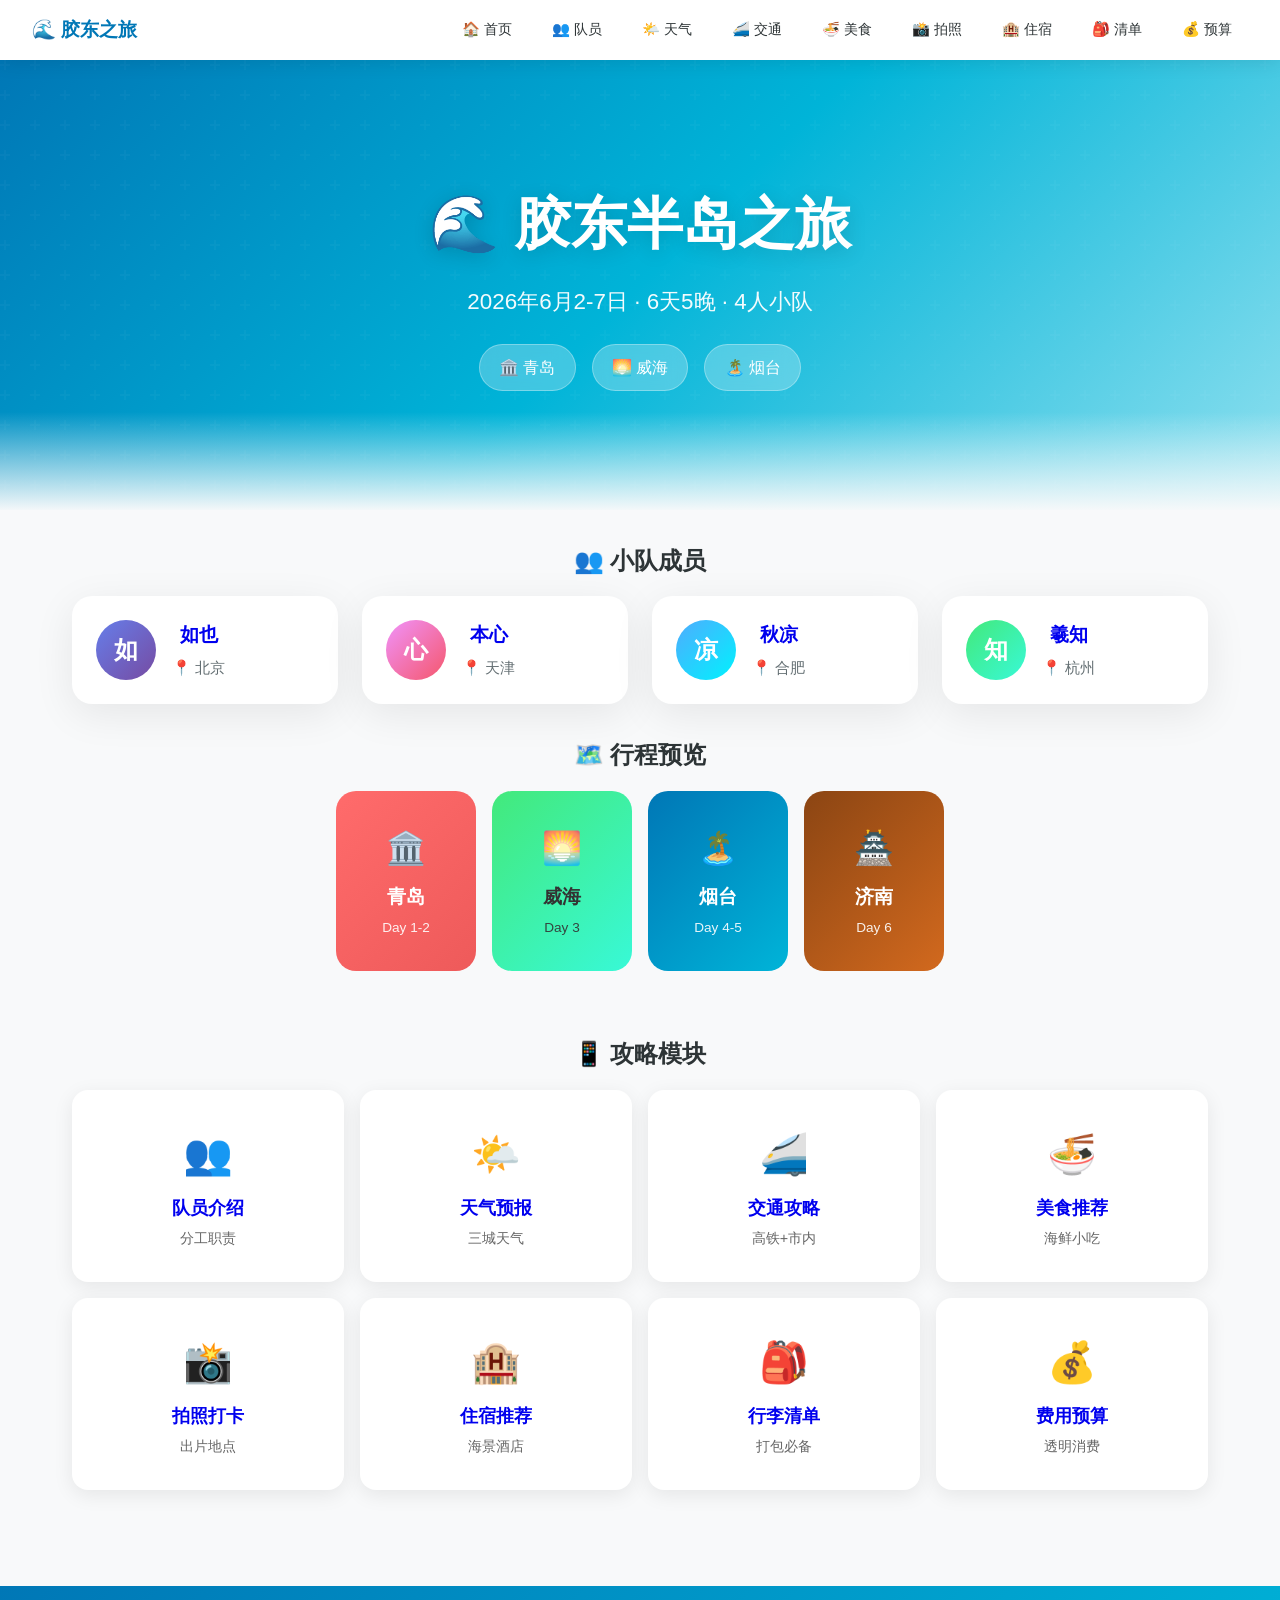
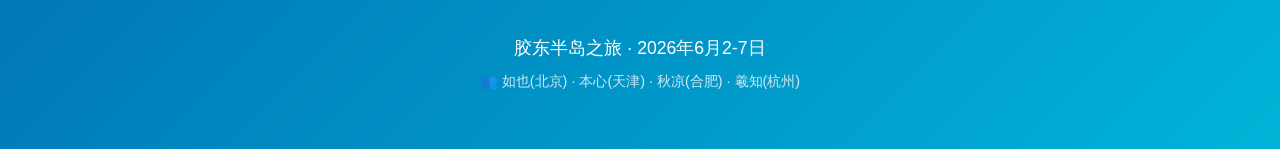
<file: index.html>
<!DOCTYPE html>
<html lang="zh-CN">
<head>
    <meta charset="UTF-8">
    <meta name="viewport" content="width=device-width, initial-scale=1.0">
    <title>胶东半岛之旅 - 4人小队旅游攻略</title>
    <link rel="stylesheet" href="styles.css">
    <link rel="stylesheet" href="page-styles.css">
    <style>
        .module-grid {
            display: grid;
            grid-template-columns: repeat(4, 1fr);
            gap: 1rem;
        }
        .module-card {
            background: white;
            padding: 2rem 1rem;
            border-radius: 16px;
            text-align: center;
            box-shadow: 0 5px 20px rgba(0,0,0,0.08);
            transition: all 0.3s;
            text-decoration: none;
        }
        .module-card:hover {
            transform: translateY(-5px);
            box-shadow: 0 15px 40px rgba(0,0,0,0.15);
        }
        .module-icon {
            font-size: 2.5rem;
            display: block;
            margin-bottom: 0.5rem;
        }
        .module-card h3 {
            font-size: 1.1rem;
            margin-bottom: 0.3rem;
        }
        .module-card p {
            color: #666;
            font-size: 0.9rem;
        }
        .team-grid a {
            text-decoration: none;
        }
        .hero {
            height: 50vh;
        }
        .city-nav {
            display: flex;
            gap: 1rem;
            justify-content: center;
            flex-wrap: wrap;
        }
        .city-btn {
            text-decoration: none;
            padding: 2rem;
            border-radius: 20px;
            color: white;
            min-width: 140px;
        }
    </style>
</head>
<body>
    <nav class="navbar">
        <div class="nav-logo">🌊 胶东之旅</div>
        <div class="nav-links">
            <a href="index.html">🏠 首页</a>
            <a href="team.html">👥 队员</a>
            <a href="weather.html">🌤️ 天气</a>
            <a href="train.html">🚄 交通</a>
            <a href="food.html">🍜 美食</a>
            <a href="photo.html">📸 拍照</a>
            <a href="hotel.html">🏨 住宿</a>
            <a href="packing.html">🎒 清单</a>
            <a href="budget.html">💰 预算</a>
        </div>
    </nav>

    <header class="hero">
        <div class="hero-content">
            <h1>🌊 胶东半岛之旅</h1>
            <p class="subtitle">2026年6月2-7日 · 6天5晚 · 4人小队</p>
            <div class="route-tags">
                <span class="tag" onclick="location.href='qingdao.html'">🏛️ 青岛</span>
                <span class="tag" onclick="location.href='weihai.html'">🌅 威海</span>
                <span class="tag" onclick="location.href='yantai.html'">🏝️ 烟台</span>
            </div>
        </div>
        <div class="hero-overlay"></div>
    </header>

    <main class="container">
        <section class="section" style="text-align: center; margin-bottom: 2rem;">
            <h2 style="font-size: 1.5rem; margin-bottom: 1rem;">👥 小队成员</h2>
            <div class="team-grid">
                <a href="team.html" class="team-card">
                    <div class="team-avatar" style="background: linear-gradient(135deg, #667eea 0%, #764ba2 100%);">如</div>
                    <div class="team-info">
                        <h3>如也</h3>
                        <p>📍 北京</p>
                    </div>
                </a>
                <a href="team.html" class="team-card">
                    <div class="team-avatar" style="background: linear-gradient(135deg, #f093fb 0%, #f5576c 100%);">心</div>
                    <div class="team-info">
                        <h3>本心</h3>
                        <p>📍 天津</p>
                    </div>
                </a>
                <a href="team.html" class="team-card">
                    <div class="team-avatar" style="background: linear-gradient(135deg, #4facfe 0%, #00f2fe 100%);">凉</div>
                    <div class="team-info">
                        <h3>秋凉</h3>
                        <p>📍 合肥</p>
                    </div>
                </a>
                <a href="team.html" class="team-card">
                    <div class="team-avatar" style="background: linear-gradient(135deg, #43e97b 0%, #38f9d7 100%);">知</div>
                    <div class="team-info">
                        <h3>羲知</h3>
                        <p>📍 杭州</p>
                    </div>
                </a>
            </div>
        </section>

        <section class="section">
            <h2 style="text-align: center; margin-bottom: 1rem;">🗺️ 行程预览</h2>
            <div class="city-nav" style="margin-bottom: 2rem;">
                <a href="qingdao.html" class="city-btn qingdao">
                    <span class="city-icon">🏛️</span>
                    <span class="city-name">青岛</span>
                    <span class="city-days">Day 1-2</span>
                </a>
                <a href="weihai.html" class="city-btn weihai">
                    <span class="city-icon">🌅</span>
                    <span class="city-name">威海</span>
                    <span class="city-days">Day 3</span>
                </a>
                <a href="yantai.html" class="city-btn yantai">
                    <span class="city-icon">🏝️</span>
                    <span class="city-name">烟台</span>
                    <span class="city-days">Day 4-5</span>
                </a>
                <a href="jinan.html" class="city-btn jinan">
                    <span class="city-icon">🏯</span>
                    <span class="city-name">济南</span>
                    <span class="city-days">Day 6</span>
                </a>
            </div>
        </section>

        <section class="section">
            <h2 style="text-align: center; margin-bottom: 1rem;">📱 攻略模块</h2>
            <div class="module-grid">
                <a href="team.html" class="module-card">
                    <span class="module-icon">👥</span>
                    <h3>队员介绍</h3>
                    <p>分工职责</p>
                </a>
                <a href="weather.html" class="module-card">
                    <span class="module-icon">🌤️</span>
                    <h3>天气预报</h3>
                    <p>三城天气</p>
                </a>
                <a href="train.html" class="module-card">
                    <span class="module-icon">🚄</span>
                    <h3>交通攻略</h3>
                    <p>高铁+市内</p>
                </a>
                <a href="food.html" class="module-card">
                    <span class="module-icon">🍜</span>
                    <h3>美食推荐</h3>
                    <p>海鲜小吃</p>
                </a>
                <a href="photo.html" class="module-card">
                    <span class="module-icon">📸</span>
                    <h3>拍照打卡</h3>
                    <p>出片地点</p>
                </a>
                <a href="hotel.html" class="module-card">
                    <span class="module-icon">🏨</span>
                    <h3>住宿推荐</h3>
                    <p>海景酒店</p>
                </a>
                <a href="packing.html" class="module-card">
                    <span class="module-icon">🎒</span>
                    <h3>行李清单</h3>
                    <p>打包必备</p>
                </a>
                <a href="budget.html" class="module-card">
                    <span class="module-icon">💰</span>
                    <h3>费用预算</h3>
                    <p>透明消费</p>
                </a>
            </div>
        </section>
    </main>

    <footer class="footer">
        <p>胶东半岛之旅 · 2026年6月2-7日</p>
        <p style="font-size: 0.9rem; opacity: 0.8;">👥 如也(北京) · 本心(天津) · 秋凉(合肥) · 羲知(杭州)</p>
    </footer>
</body>
</html>
</file>
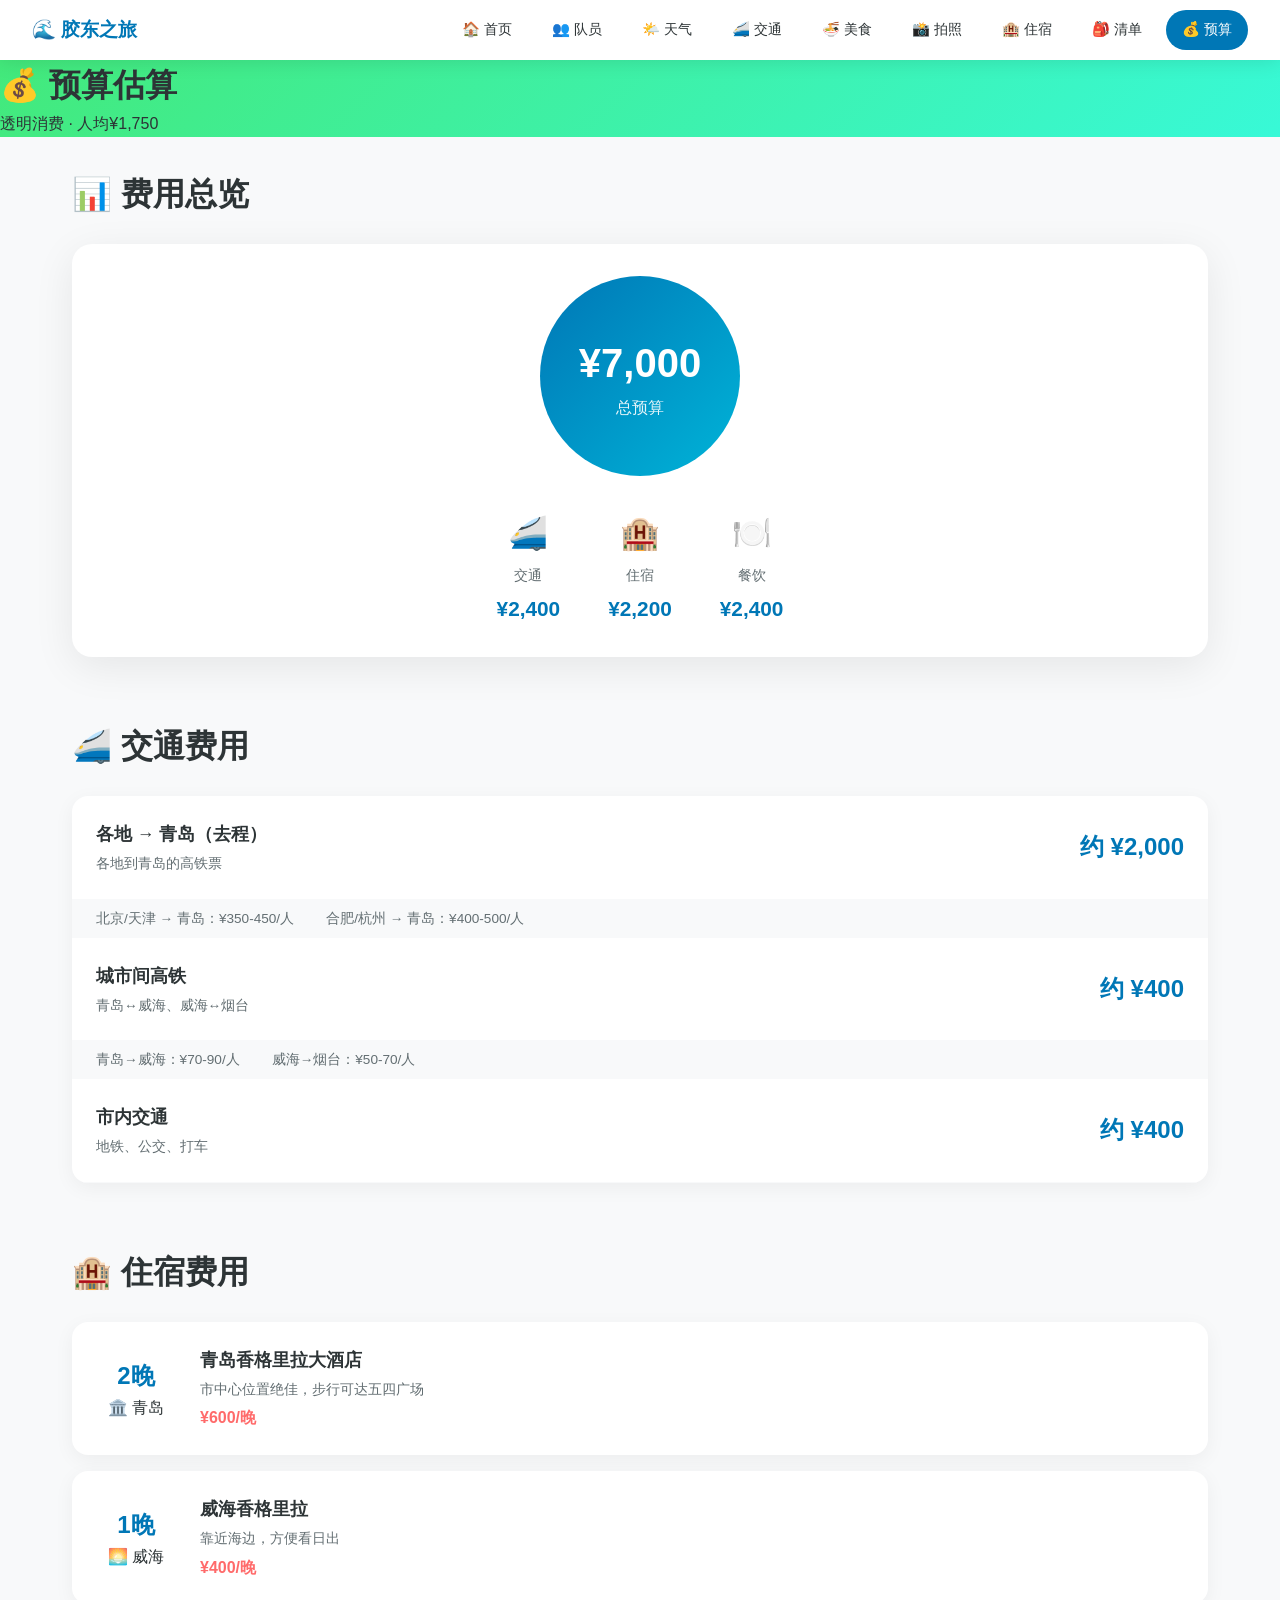
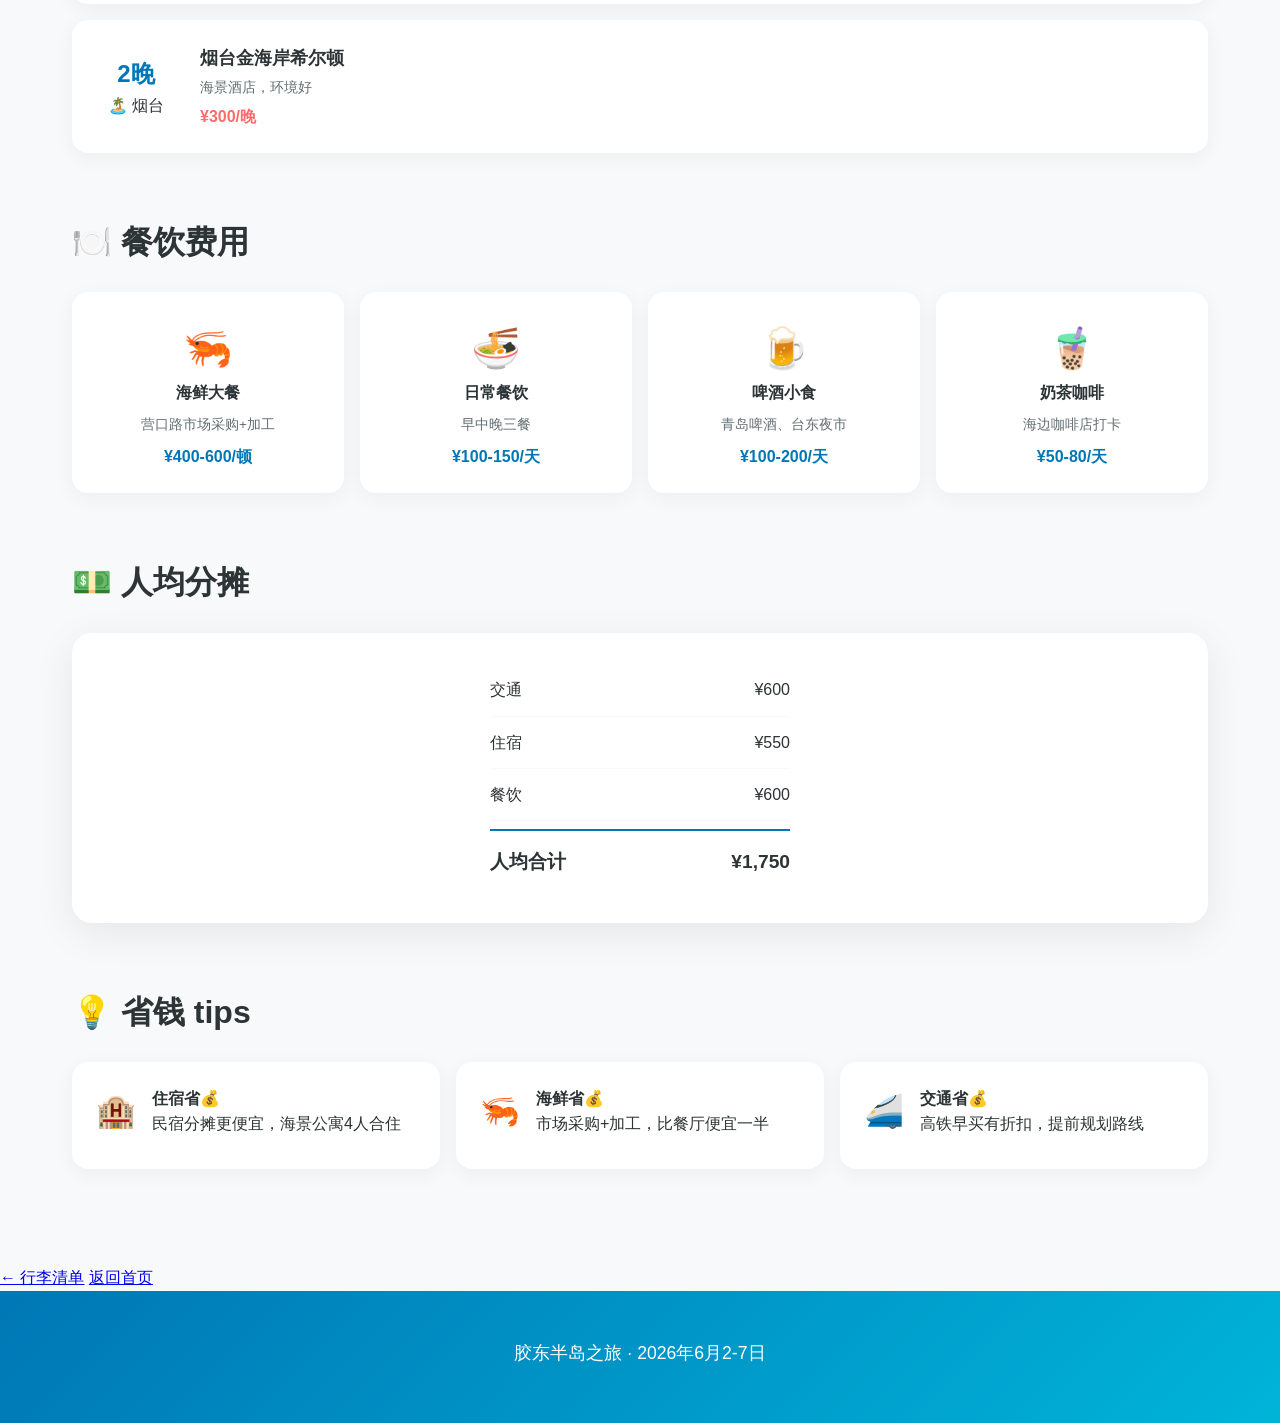
<file: budget.html>
<!DOCTYPE html>
<html lang="zh-CN">
<head>
    <meta charset="UTF-8">
    <meta name="viewport" content="width=device-width, initial-scale=1.0">
    <title>💰 预算估算 - 胶东半岛之旅</title>
    <link rel="stylesheet" href="styles.css" />
    <link rel="stylesheet" href="page-styles.css" />
</head>
<body>
    <nav class="navbar">
        <div class="nav-logo">🌊 胶东之旅</div>
        <div class="nav-links">
            <a href="index.html">🏠 首页</a>
            <a href="team.html">👥 队员</a>
            <a href="weather.html">🌤️ 天气</a>
            <a href="train.html">🚄 交通</a>
            <a href="food.html">🍜 美食</a>
            <a href="photo.html">📸 拍照</a>
            <a href="hotel.html">🏨 住宿</a>
            <a href="packing.html">🎒 清单</a>
            <a href="budget.html" class="active">💰 预算</a>
        </div>
    </nav>

    <header class="page-header budget-header">
        <div class="page-header-content">
            <h1>💰 预算估算</h1>
            <p class="page-subtitle">透明消费 · 人均¥1,750</p>
        </div>
    </header>

    <main class="container">
        <section class="section">
            <h2 class="section-title">📊 费用总览</h2>
            <div class="budget-overview">
                <div class="budget-circle">
                    <div class="circle-content">
                        <span class="total-amount">¥7,000</span>
                        <span class="total-label">总预算</span>
                    </div>
                </div>
                <div class="budget-summary">
                    <div class="summary-item">
                        <span class="icon">🚄</span>
                        <span class="label">交通</span>
                        <span class="amount">¥2,400</span>
                    </div>
                    <div class="summary-item">
                        <span class="icon">🏨</span>
                        <span class="label">住宿</span>
                        <span class="amount">¥2,200</span>
                    </div>
                    <div class="summary-item">
                        <span class="icon">🍽️</span>
                        <span class="label">餐饮</span>
                        <span class="amount">¥2,400</span>
                    </div>
                </div>
            </div>
        </section>

        <section class="section">
            <h2 class="section-title">🚄 交通费用</h2>
            <div class="budget-detail">
                <div class="detail-row">
                    <div class="detail-title">
                        <h4>各地 → 青岛（去程）</h4>
                        <p>各地到青岛的高铁票</p>
                    </div>
                    <div class="detail-amount">约 ¥2,000</div>
                </div>
                <div class="detail-breakdown">
                    <span>北京/天津 → 青岛：¥350-450/人</span>
                    <span>合肥/杭州 → 青岛：¥400-500/人</span>
                </div>
                <div class="detail-row">
                    <div class="detail-title">
                        <h4>城市间高铁</h4>
                        <p>青岛↔威海、威海↔烟台</p>
                    </div>
                    <div class="detail-amount">约 ¥400</div>
                </div>
                <div class="detail-breakdown">
                    <span>青岛→威海：¥70-90/人</span>
                    <span>威海→烟台：¥50-70/人</span>
                </div>
                <div class="detail-row">
                    <div class="detail-title">
                        <h4>市内交通</h4>
                        <p>地铁、公交、打车</p>
                    </div>
                    <div class="detail-amount">约 ¥400</div>
                </div>
            </div>
        </section>

        <section class="section">
            <h2 class="section-title">🏨 住宿费用</h2>
            <div class="hotel-cards">
                <div class="hotel-card">
                    <div class="hotel-night">
                        <span class="night-num">2晚</span>
                        <span class="city">🏛️ 青岛</span>
                    </div>
                    <div class="hotel-info">
                        <h4>青岛香格里拉大酒店</h4>
                        <p class="hotel-desc">市中心位置绝佳，步行可达五四广场</p>
                        <p class="hotel-price">¥600/晚</p>
                    </div>
                </div>
                <div class="hotel-card">
                    <div class="hotel-night">
                        <span class="night-num">1晚</span>
                        <span class="city">🌅 威海</span>
                    </div>
                    <div class="hotel-info">
                        <h4>威海香格里拉</h4>
                        <p class="hotel-desc">靠近海边，方便看日出</p>
                        <p class="hotel-price">¥400/晚</p>
                    </div>
                </div>
                <div class="hotel-card">
                    <div class="hotel-night">
                        <span class="night-num">2晚</span>
                        <span class="city">🏝️ 烟台</span>
                    </div>
                    <div class="hotel-info">
                        <h4>烟台金海岸希尔顿</h4>
                        <p class="hotel-desc">海景酒店，环境好</p>
                        <p class="hotel-price">¥300/晚</p>
                    </div>
                </div>
            </div>
        </section>

        <section class="section">
            <h2 class="section-title">🍽️ 餐饮费用</h2>
            <div class="food-budget">
                <div class="food-category">
                    <span class="category-icon">🦐</span>
                    <h4>海鲜大餐</h4>
                    <p class="category-desc">营口路市场采购+加工</p>
                    <p class="category-amount">¥400-600/顿</p>
                </div>
                <div class="food-category">
                    <span class="category-icon">🍜</span>
                    <h4>日常餐饮</h4>
                    <p class="category-desc">早中晚三餐</p>
                    <p class="category-amount">¥100-150/天</p>
                </div>
                <div class="food-category">
                    <span class="category-icon">🍺</span>
                    <h4>啤酒小食</h4>
                    <p class="category-desc">青岛啤酒、台东夜市</p>
                    <p class="category-amount">¥100-200/天</p>
                </div>
                <div class="food-category">
                    <span class="category-icon">🧋</span>
                    <h4>奶茶咖啡</h4>
                    <p class="category-desc">海边咖啡店打卡</p>
                    <p class="category-amount">¥50-80/天</p>
                </div>
            </div>
        </section>

        <section class="section">
            <h2 class="section-title">💵 人均分摊</h2>
            <div class="per-person">
                <div class="per-person-calc">
                    <div class="calc-row">
                        <span>交通</span>
                        <span>¥600</span>
                    </div>
                    <div class="calc-row">
                        <span>住宿</span>
                        <span>¥550</span>
                    </div>
                    <div class="calc-row">
                        <span>餐饮</span>
                        <span>¥600</span>
                    </div>
                    <div class="calc-row total">
                        <span>人均合计</span>
                        <span>¥1,750</span>
                    </div>
                </div>
            </div>
        </section>

        <section class="section">
            <h2 class="section-title">💡 省钱 tips</h2>
            <div class="money-tips">
                <div class="money-tip">
                    <span class="tip-icon">🏨</span>
                    <div>
                        <h4>住宿省💰</h4>
                        <p>民宿分摊更便宜，海景公寓4人合住</p>
                    </div>
                </div>
                <div class="money-tip">
                    <span class="tip-icon">🦐</span>
                    <div>
                        <h4>海鲜省💰</h4>
                        <p>市场采购+加工，比餐厅便宜一半</p>
                    </div>
                </div>
                <div class="money-tip">
                    <span class="tip-icon">🚄</span>
                    <div>
                        <h4>交通省💰</h4>
                        <p>高铁早买有折扣，提前规划路线</p>
                    </div>
                </div>
            </div>
        </section>
    </main>

    <nav class="page-nav">
        <a href="packing.html" class="nav-btn prev">← 行李清单</a>
        <a href="index.html" class="nav-btn next">返回首页</a>
    </nav>

    <footer class="footer">
        <p>胶东半岛之旅 · 2026年6月2-7日</p>
    </footer>
</body>
</html>
</file>
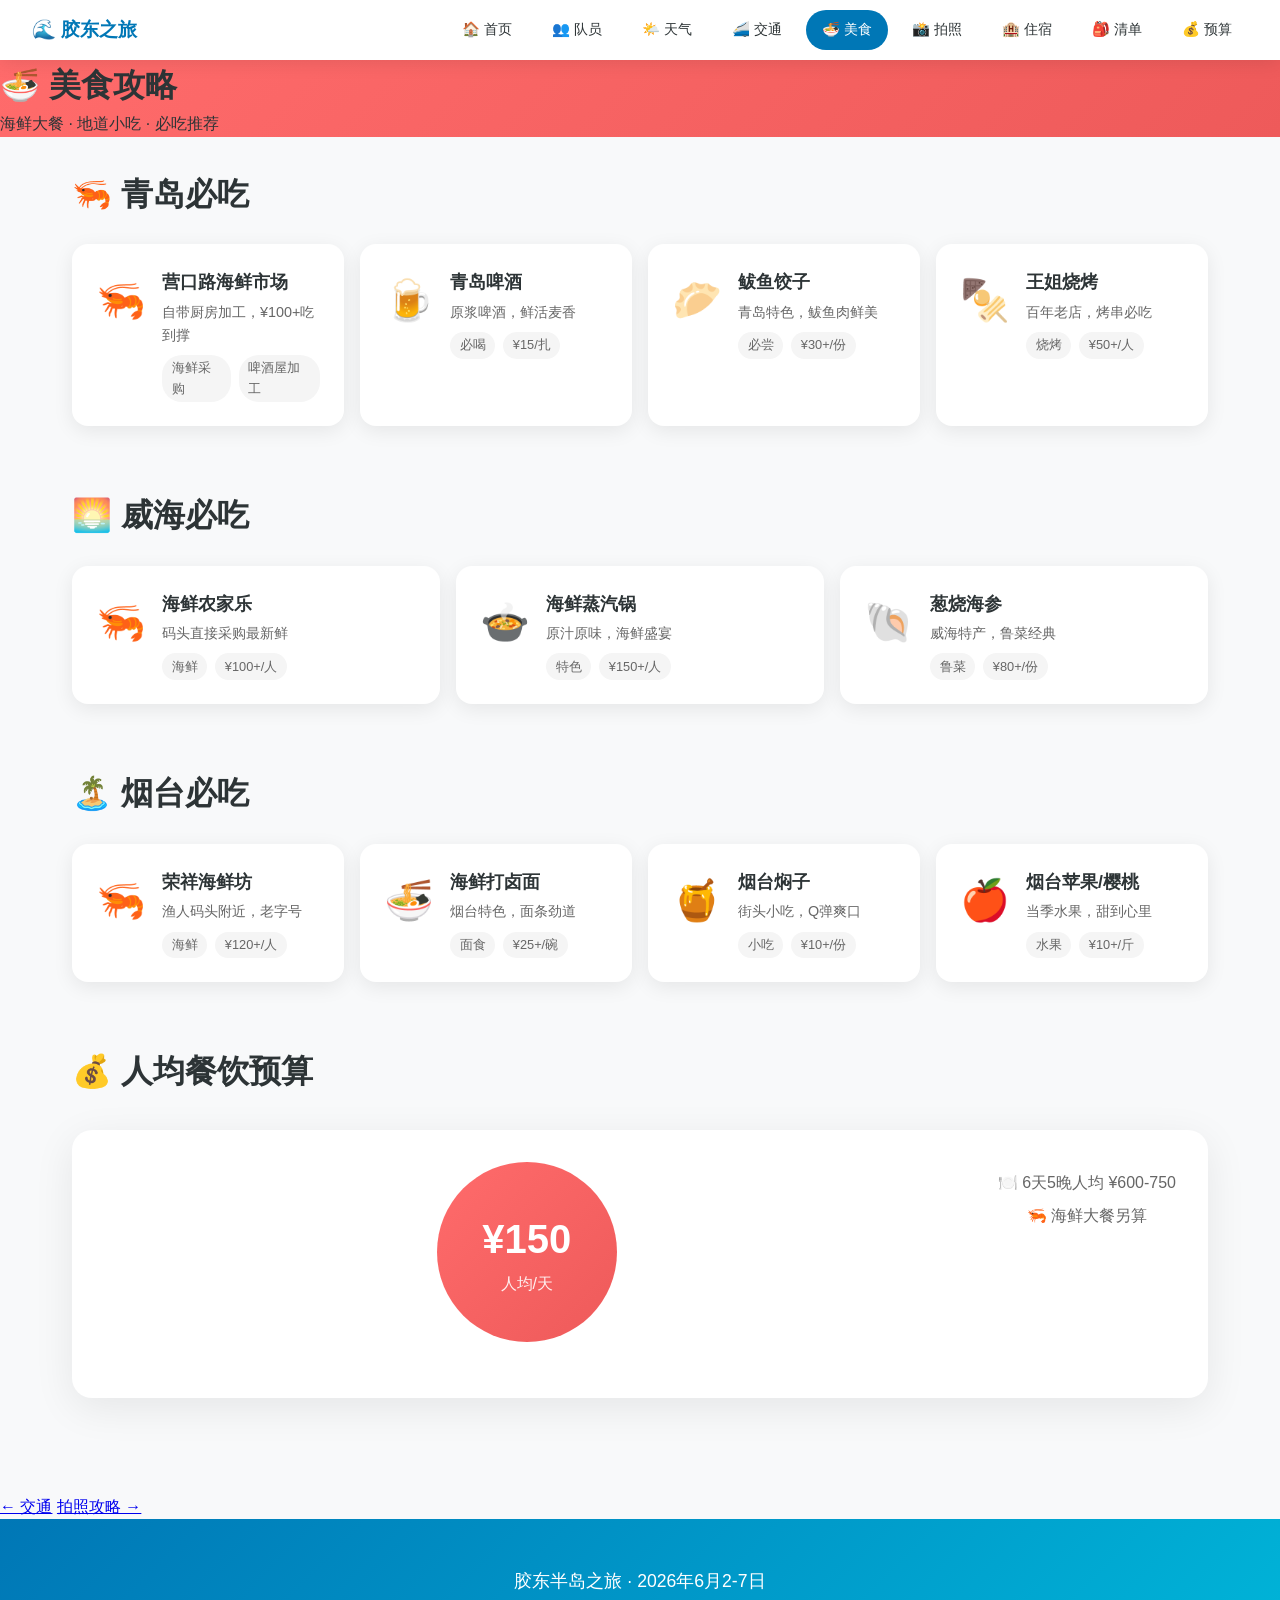
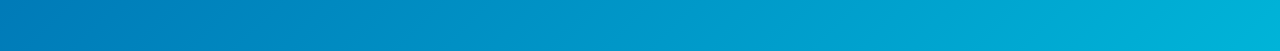
<file: food.html>
<!DOCTYPE html>
<html lang="zh-CN">
<head>
    <meta charset="UTF-8">
    <meta name="viewport" content="width=device-width, initial-scale=1.0">
    <title>🍜 美食攻略 - 胶东半岛之旅</title>
    <link rel="stylesheet" href="styles.css" />
    <link rel="stylesheet" href="page-styles.css" />
</head>
<body>
    <nav class="navbar">
        <div class="nav-logo">🌊 胶东之旅</div>
        <div class="nav-links">
            <a href="index.html">🏠 首页</a>
            <a href="team.html">👥 队员</a>
            <a href="weather.html">🌤️ 天气</a>
            <a href="train.html">🚄 交通</a>
            <a href="food.html" class="active">🍜 美食</a>
            <a href="photo.html">📸 拍照</a>
            <a href="hotel.html">🏨 住宿</a>
            <a href="packing.html">🎒 清单</a>
            <a href="budget.html">💰 预算</a>
        </div>
    </nav>

    <header class="page-header food-header">
        <div class="page-header-content">
            <h1>🍜 美食攻略</h1>
            <p class="page-subtitle">海鲜大餐 · 地道小吃 · 必吃推荐</p>
        </div>
    </header>

    <main class="container">
        <section class="section">
            <h2 class="section-title">🦐 青岛必吃</h2>
            <div class="food-cards">
                <div class="food-card">
                    <div class="food-emoji">🦐</div>
                    <div class="food-info">
                        <h3>营口路海鲜市场</h3>
                        <p class="food-desc">自带厨房加工，¥100+吃到撑</p>
                        <div class="food-tags">
                            <span>海鲜采购</span>
                            <span>啤酒屋加工</span>
                        </div>
                    </div>
                </div>
                <div class="food-card">
                    <div class="food-emoji">🍺</div>
                    <div class="food-info">
                        <h3>青岛啤酒</h3>
                        <p class="food-desc">原浆啤酒，鲜活麦香</p>
                        <div class="food-tags">
                            <span>必喝</span>
                            <span>¥15/扎</span>
                        </div>
                    </div>
                </div>
                <div class="food-card">
                    <div class="food-emoji">🥟</div>
                    <div class="food-info">
                        <h3>鲅鱼饺子</h3>
                        <p class="food-desc">青岛特色，鲅鱼肉鲜美</p>
                        <div class="food-tags">
                            <span>必尝</span>
                            <span>¥30+/份</span>
                        </div>
                    </div>
                </div>
                <div class="food-card">
                    <div class="food-emoji">🍢</div>
                    <div class="food-info">
                        <h3>王姐烧烤</h3>
                        <p class="food-desc">百年老店，烤串必吃</p>
                        <div class="food-tags">
                            <span>烧烤</span>
                            <span>¥50+/人</span>
                        </div>
                    </div>
                </div>
            </div>
        </section>

        <section class="section">
            <h2 class="section-title">🌅 威海必吃</h2>
            <div class="food-cards">
                <div class="food-card">
                    <div class="food-emoji">🦐</div>
                    <div class="food-info">
                        <h3>海鲜农家乐</h3>
                        <p class="food-desc">码头直接采购最新鲜</p>
                        <div class="food-tags">
                            <span>海鲜</span>
                            <span>¥100+/人</span>
                        </div>
                    </div>
                </div>
                <div class="food-card">
                    <div class="food-emoji">🍲</div>
                    <div class="food-info">
                        <h3>海鲜蒸汽锅</h3>
                        <p class="food-desc">原汁原味，海鲜盛宴</p>
                        <div class="food-tags">
                            <span>特色</span>
                            <span>¥150+/人</span>
                        </div>
                    </div>
                </div>
                <div class="food-card">
                    <div class="food-emoji">🐚</div>
                    <div class="food-info">
                        <h3>葱烧海参</h3>
                        <p class="food-desc">威海特产，鲁菜经典</p>
                        <div class="food-tags">
                            <span>鲁菜</span>
                            <span>¥80+/份</span>
                        </div>
                    </div>
                </div>
            </div>
        </section>

        <section class="section">
            <h2 class="section-title">🏝️ 烟台必吃</h2>
            <div class="food-cards">
                <div class="food-card">
                    <div class="food-emoji">🦐</div>
                    <div class="food-info">
                        <h3>荣祥海鲜坊</h3>
                        <p class="food-desc">渔人码头附近，老字号</p>
                        <div class="food-tags">
                            <span>海鲜</span>
                            <span>¥120+/人</span>
                        </div>
                    </div>
                </div>
                <div class="food-card">
                    <div class="food-emoji">🍜</div>
                    <div class="food-info">
                        <h3>海鲜打卤面</h3>
                        <p class="food-desc">烟台特色，面条劲道</p>
                        <div class="food-tags">
                            <span>面食</span>
                            <span>¥25+/碗</span>
                        </div>
                    </div>
                </div>
                <div class="food-card">
                    <div class="food-emoji">🍯</div>
                    <div class="food-info">
                        <h3>烟台焖子</h3>
                        <p class="food-desc">街头小吃，Q弹爽口</p>
                        <div class="food-tags">
                            <span>小吃</span>
                            <span>¥10+/份</span>
                        </div>
                    </div>
                </div>
                <div class="food-card">
                    <div class="food-emoji">🍎</div>
                    <div class="food-info">
                        <h3>烟台苹果/樱桃</h3>
                        <p class="food-desc">当季水果，甜到心里</p>
                        <div class="food-tags">
                            <span>水果</span>
                            <span>¥10+/斤</span>
                        </div>
                    </div>
                </div>
            </div>
        </section>

        <section class="section">
            <h2 class="section-title">💰 人均餐饮预算</h2>
            <div class="budget-summary">
                <div class="budget-circle">
                    <div class="circle-inner">
                        <span class="amount">¥150</span>
                        <span class="label">人均/天</span>
                    </div>
                </div>
                <div class="budget-tips">
                    <p>🍽️ 6天5晚人均 ¥600-750</p>
                    <p>🦐 海鲜大餐另算</p>
                </div>
            </div>
        </section>
    </main>

    <nav class="page-nav">
        <a href="train.html" class="nav-btn prev">← 交通</a>
        <a href="photo.html" class="nav-btn next">拍照攻略 →</a>
    </nav>

    <footer class="footer">
        <p>胶东半岛之旅 · 2026年6月2-7日</p>
    </footer>

    <style>
        .food-header {
            background: linear-gradient(135deg, #FF6B6B 0%, #ee5a5a 100%);
        }
        .food-cards {
            display: grid;
            grid-template-columns: repeat(auto-fit, minmax(260px, 1fr));
            gap: 1rem;
        }
        .food-card {
            background: white;
            padding: 1.5rem;
            border-radius: 16px;
            display: flex;
            gap: 1rem;
            box-shadow: 0 5px 20px rgba(0,0,0,0.08);
            transition: all 0.3s;
        }
        .food-card:hover {
            transform: translateY(-3px);
            box-shadow: 0 10px 30px rgba(0,0,0,0.12);
        }
        .food-emoji {
            font-size: 2.5rem;
            flex-shrink: 0;
        }
        .food-info h3 {
            font-size: 1.1rem;
            margin-bottom: 0.3rem;
        }
        .food-desc {
            color: #666;
            font-size: 0.9rem;
            margin-bottom: 0.5rem;
        }
        .food-tags {
            display: flex;
            gap: 0.5rem;
        }
        .food-tags span {
            background: #f5f5f5;
            padding: 0.2rem 0.6rem;
            border-radius: 20px;
            font-size: 0.8rem;
            color: #666;
        }
        .budget-summary {
            background: white;
            padding: 2rem;
            border-radius: 20px;
            text-align: center;
            box-shadow: 0 10px 40px rgba(0,0,0,0.08);
        }
        .budget-circle {
            width: 180px;
            height: 180px;
            border-radius: 50%;
            background: linear-gradient(135deg, #FF6B6B, #ee5a5a);
            margin: 0 auto 1.5rem;
            display: flex;
            align-items: center;
            justify-content: center;
        }
        .circle-inner {
            text-align: center;
            color: white;
        }
        .circle-inner .amount {
            display: block;
            font-size: 2.5rem;
            font-weight: 700;
        }
        .circle-inner .label {
            font-size: 1rem;
            opacity: 0.9;
        }
        .budget-tips p {
            color: #666;
            font-size: 1rem;
            margin: 0.5rem 0;
        }
    </style>
</body>
</html>
</file>
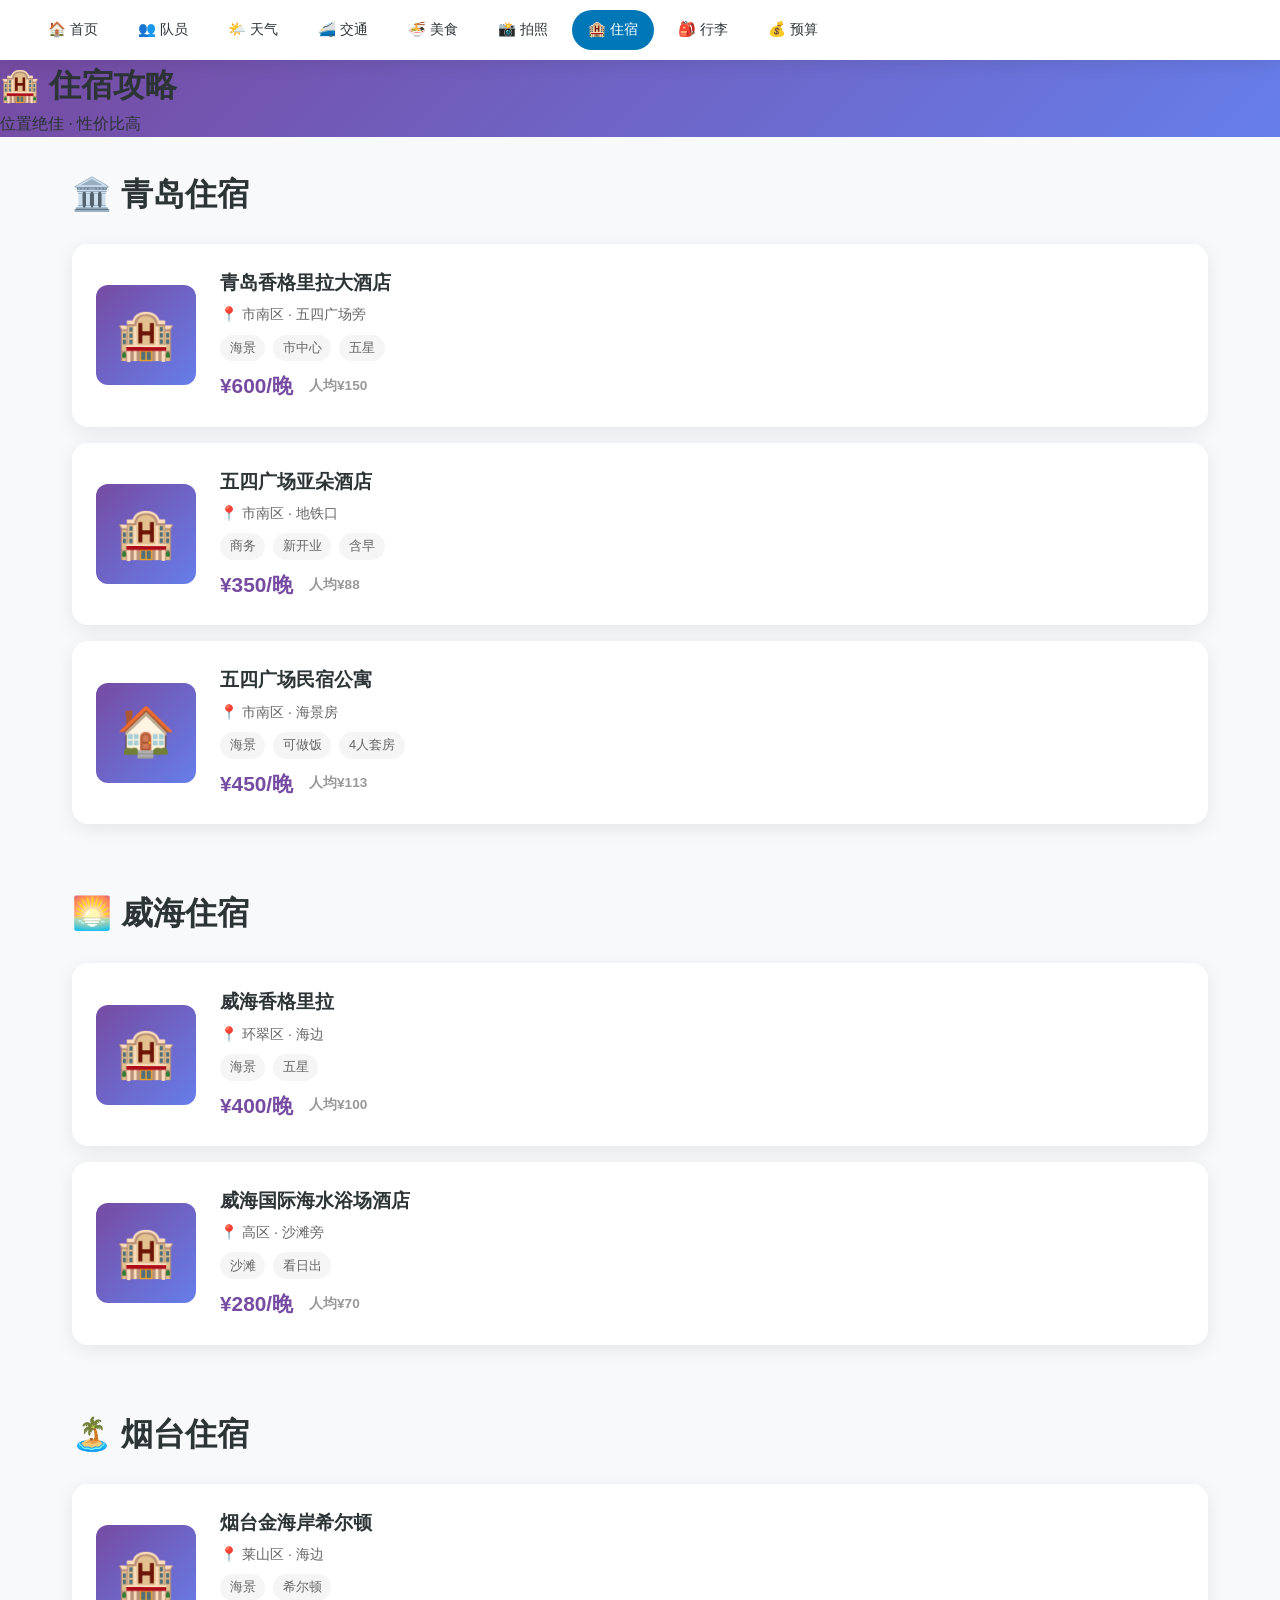
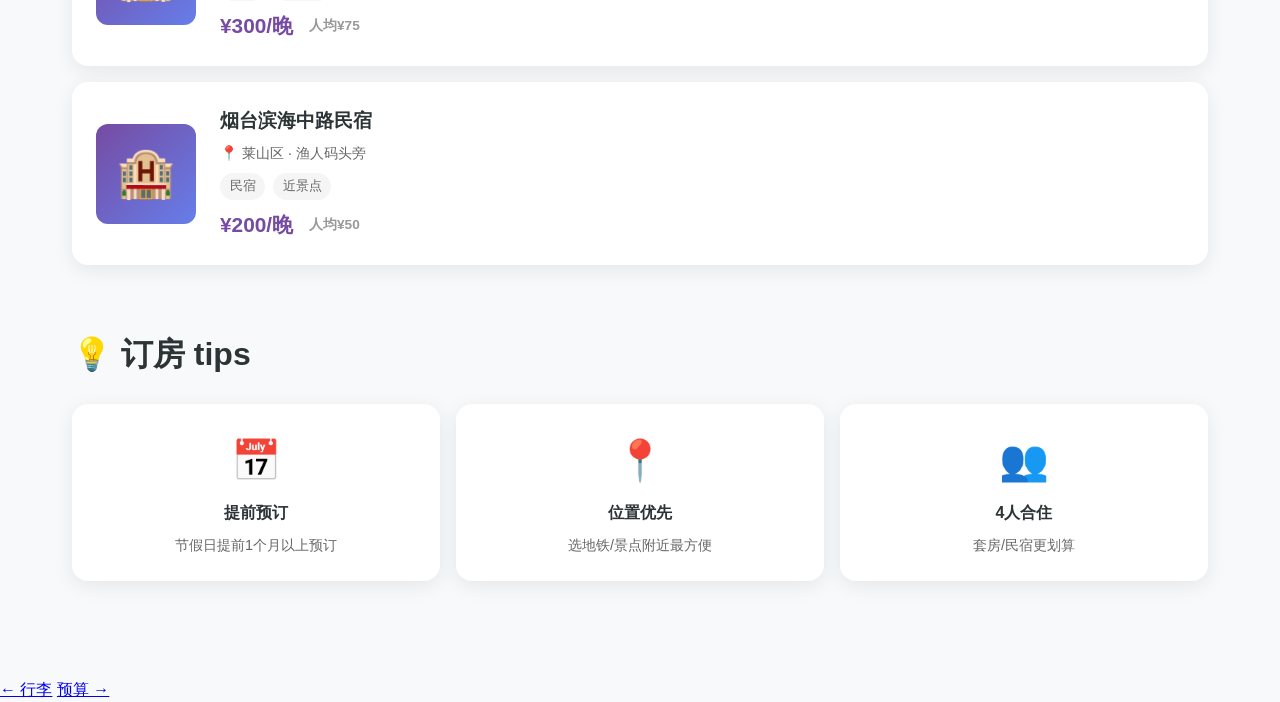
<file: hotel.html>
<!DOCTYPE html>
<html lang="zh-CN">
<head>
    <meta charset="UTF-8">
    <meta name="viewport" content="width=device-width, initial-scale=1.0">
    <title>🏨 住宿攻略 - 胶东半岛之旅</title>
    <link rel="stylesheet" href="styles.css" />
    <link rel="stylesheet" href="page-styles.css" />
</head>
<body>
    <nav class="navbar">
        <div class="nav-links">
            <a href="index.html">🏠 首页</a>
            <a href="team.html">👥 队员</a>
            <a href="weather.html">🌤️ 天气</a>
            <a href="train.html">🚄 交通</a>
            <a href="food.html">🍜 美食</a>
            <a href="photo.html">📸 拍照</a>
            <a href="hotel.html" class="active">🏨 住宿</a>
            <a href="packing.html">🎒 行李</a>
            <a href="budget.html">💰 预算</a>
        </div>
    </nav>

    <header class="page-header hotel-header">
        <div class="page-header-content">
            <h1>🏨 住宿攻略</h1>
            <p class="page-subtitle">位置绝佳 · 性价比高</p>
        </div>
    </header>

    <main class="container">
        <section class="section">
            <h2 class="section-title">🏛️ 青岛住宿</h2>
            <div class="hotel-list">
                <div class="hotel-card">
                    <div class="hotel-img">
                        <span>🏨</span>
                    </div>
                    <div class="hotel-info">
                        <h3>青岛香格里拉大酒店</h3>
                        <p class="hotel-location">📍 市南区 · 五四广场旁</p>
                        <div class="hotel-tags">
                            <span>海景</span>
                            <span>市中心</span>
                            <span>五星</span>
                        </div>
                        <div class="hotel-price">
                            <span class="price">¥600/晚</span>
                            <span class="per">人均¥150</span>
                        </div>
                    </div>
                </div>
                <div class="hotel-card">
                    <div class="hotel-img">
                        <span>🏨</span>
                    </div>
                    <div class="hotel-info">
                        <h3>五四广场亚朵酒店</h3>
                        <p class="hotel-location">📍 市南区 · 地铁口</p>
                        <div class="hotel-tags">
                            <span>商务</span>
                            <span>新开业</span>
                            <span>含早</span>
                        </div>
                        <div class="hotel-price">
                            <span class="price">¥350/晚</span>
                            <span class="per">人均¥88</span>
                        </div>
                    </div>
                </div>
                <div class="hotel-card">
                    <div class="hotel-img">
                        <span>🏠</span>
                    </div>
                    <div class="hotel-info">
                        <h3>五四广场民宿公寓</h3>
                        <p class="hotel-location">📍 市南区 · 海景房</p>
                        <div class="hotel-tags">
                            <span>海景</span>
                            <span>可做饭</span>
                            <span>4人套房</span>
                        </div>
                        <div class="hotel-price">
                            <span class="price">¥450/晚</span>
                            <span class="per">人均¥113</span>
                        </div>
                    </div>
                </div>
            </div>
        </section>

        <section class="section">
            <h2 class="section-title">🌅 威海住宿</h2>
            <div class="hotel-list">
                <div class="hotel-card">
                    <div class="hotel-img">
                        <span>🏨</span>
                    </div>
                    <div class="hotel-info">
                        <h3>威海香格里拉</h3>
                        <p class="hotel-location">📍 环翠区 · 海边</p>
                        <div class="hotel-tags">
                            <span>海景</span>
                            <span>五星</span>
                        </div>
                        <div class="hotel-price">
                            <span class="price">¥400/晚</span>
                            <span class="per">人均¥100</span>
                        </div>
                    </div>
                </div>
                <div class="hotel-card">
                    <div class="hotel-img">
                        <span>🏨</span>
                    </div>
                    <div class="hotel-info">
                        <h3>威海国际海水浴场酒店</h3>
                        <p class="hotel-location">📍 高区 · 沙滩旁</p>
                        <div class="hotel-tags">
                            <span>沙滩</span>
                            <span>看日出</span>
                        </div>
                        <div class="hotel-price">
                            <span class="price">¥280/晚</span>
                            <span class="per">人均¥70</span>
                        </div>
                    </div>
                </div>
            </div>
        </section>

        <section class="section">
            <h2 class="section-title">🏝️ 烟台住宿</h2>
            <div class="hotel-list">
                <div class="hotel-card">
                    <div class="hotel-img">
                        <span>🏨</span>
                    </div>
                    <div class="hotel-info">
                        <h3>烟台金海岸希尔顿</h3>
                        <p class="hotel-location">📍 莱山区 · 海边</p>
                        <div class="hotel-tags">
                            <span>海景</span>
                            <span>希尔顿</span>
                        </div>
                        <div class="hotel-price">
                            <span class="price">¥300/晚</span>
                            <span class="per">人均¥75</span>
                        </div>
                    </div>
                </div>
                <div class="hotel-card">
                    <div class="hotel-img">
                        <span>🏨</span>
                    </div>
                    <div class="hotel-info">
                        <h3>烟台滨海中路民宿</h3>
                        <p class="hotel-location">📍 莱山区 · 渔人码头旁</p>
                        <div class="hotel-tags">
                            <span>民宿</span>
                            <span>近景点</span>
                        </div>
                        <div class="hotel-price">
                            <span class="price">¥200/晚</span>
                            <span class="per">人均¥50</span>
                        </div>
                    </div>
                </div>
            </div>
        </section>

        <section class="section">
            <h2 class="section-title">💡 订房 tips</h2>
            <div class="tips-boxes">
                <div class="tip-box">
                    <span>📅</span>
                    <h4>提前预订</h4>
                    <p>节假日提前1个月以上预订</p>
                </div>
                <div class="tip-box">
                    <span>📍</span>
                    <h4>位置优先</h4>
                    <p>选地铁/景点附近最方便</p>
                </div>
                <div class="tip-box">
                    <span>👥</span>
                    <h4>4人合住</h4>
                    <p>套房/民宿更划算</p>
                </div>
            </div>
        </section>
    </main>

    <nav class="page-nav">
        <a href="packing.html" class="nav-btn prev">← 行李</a>
        <a href="budget.html" class="nav-btn next">预算 →</a>
    </nav>

    <style>
        .hotel-header {
            background: linear-gradient(135deg, #764ba2 0%, #667eea 100%);
        }
        .hotel-list {
            display: flex;
            flex-direction: column;
            gap: 1rem;
        }
        .hotel-card {
            background: white;
            border-radius: 16px;
            padding: 1.5rem;
            display: flex;
            gap: 1.5rem;
            box-shadow: 0 5px 20px rgba(0,0,0,0.08);
        }
        .hotel-img {
            width: 100px;
            height: 100px;
            background: linear-gradient(135deg, #764ba2, #667eea);
            border-radius: 12px;
            display: flex;
            align-items: center;
            justify-content: center;
            font-size: 3rem;
            flex-shrink: 0;
        }
        .hotel-info {
            flex: 1;
        }
        .hotel-info h3 {
            font-size: 1.2rem;
            margin-bottom: 0.3rem;
        }
        .hotel-location {
            color: #666;
            font-size: 0.9rem;
            margin-bottom: 0.5rem;
        }
        .hotel-tags {
            display: flex;
            gap: 0.5rem;
            margin-bottom: 0.5rem;
        }
        .hotel-tags span {
            background: #f5f5f5;
            padding: 0.2rem 0.6rem;
            border-radius: 20px;
            font-size: 0.8rem;
            color: #666;
        }
        .hotel-price {
            display: flex;
            align-items: center;
            gap: 1rem;
        }
        .price {
            font-size: 1.3rem;
            font-weight: 700;
            color: #764ba2;
        }
        .per {
            color: #999;
            font-size: 0.85rem;
        }
        .tips-boxes {
            display: grid;
            grid-template-columns: repeat(auto-fit, minmax(200px, 1fr));
            gap: 1rem;
        }
        .tips-boxes .tip-box {
            background: white;
            padding: 1.5rem;
            border-radius: 16px;
            text-align: center;
            box-shadow: 0 5px 20px rgba(0,0,0,0.08);
        }
        .tips-boxes span {
            font-size: 2.5rem;
            display: block;
            margin-bottom: 0.5rem;
        }
        .tips-boxes h4 {
            margin-bottom: 0.5rem;
        }
        .tips-boxes p {
            color: #666;
            font-size: 0.9rem;
        }
        @media (max-width: 768px) {
            .hotel-card {
                flex-direction: column;
            }
            .hotel-img {
                width: 100%;
                height: 120px;
            }
        }
    </style>
</body>
</html>
</file>
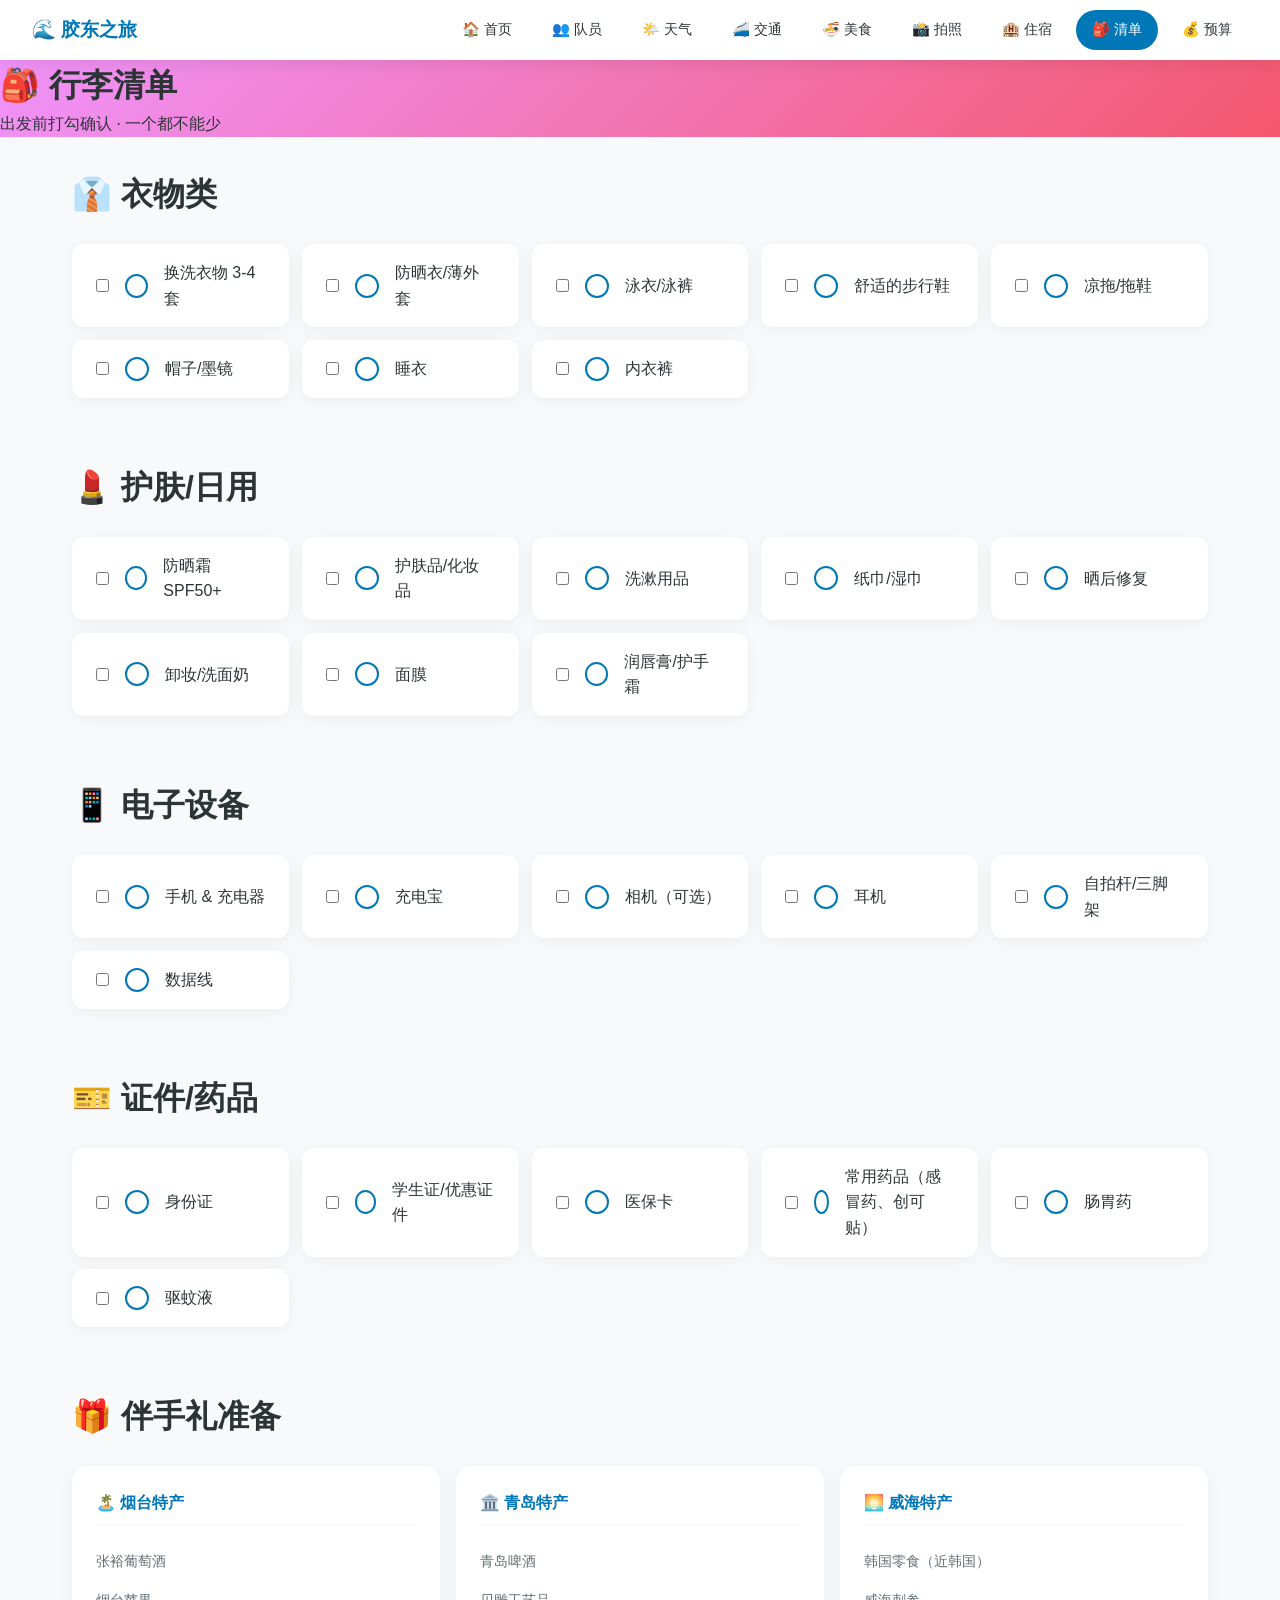
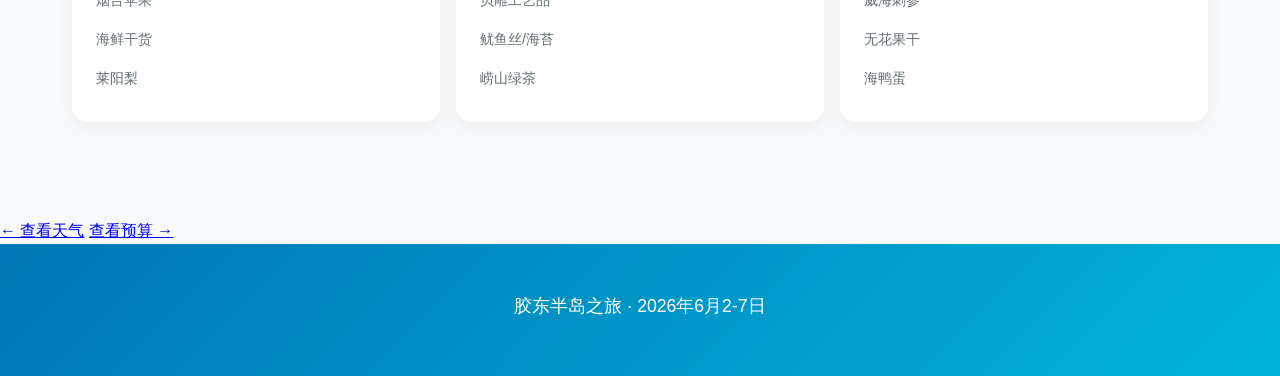
<file: packing.html>
<!DOCTYPE html>
<html lang="zh-CN">
<head>
    <meta charset="UTF-8">
    <meta name="viewport" content="width=device-width, initial-scale=1.0">
    <title>🎒 行李清单 - 胶东半岛之旅</title>
    <link rel="stylesheet" href="styles.css" />
    <link rel="stylesheet" href="page-styles.css" />
</head>
<body>
    <nav class="navbar">
        <div class="nav-logo">🌊 胶东之旅</div>
        <div class="nav-links">
            <a href="index.html">🏠 首页</a>
            <a href="team.html">👥 队员</a>
            <a href="weather.html">🌤️ 天气</a>
            <a href="train.html">🚄 交通</a>
            <a href="food.html">🍜 美食</a>
            <a href="photo.html">📸 拍照</a>
            <a href="hotel.html">🏨 住宿</a>
            <a href="packing.html" class="active">🎒 清单</a>
            <a href="budget.html">💰 预算</a>
        </div>
    </nav>

    <header class="page-header packing-header">
        <div class="page-header-content">
            <h1>🎒 行李清单</h1>
            <p class="page-subtitle">出发前打勾确认 · 一个都不能少</p>
        </div>
    </header>

    <main class="container">
        <section class="section">
            <h2 class="section-title">👔 衣物类</h2>
            <div class="checklist-grid">
                <label class="checklist-item">
                    <input type="checkbox">
                    <span class="checkmark"></span>
                    <span class="item-text">换洗衣物 3-4套</span>
                </label>
                <label class="checklist-item">
                    <input type="checkbox">
                    <span class="checkmark"></span>
                    <span class="item-text">防晒衣/薄外套</span>
                </label>
                <label class="checklist-item">
                    <input type="checkbox">
                    <span class="checkmark"></span>
                    <span class="item-text">泳衣/泳裤</span>
                </label>
                <label class="checklist-item">
                    <input type="checkbox">
                    <span class="checkmark"></span>
                    <span class="item-text">舒适的步行鞋</span>
                </label>
                <label class="checklist-item">
                    <input type="checkbox">
                    <span class="checkmark"></span>
                    <span class="item-text">凉拖/拖鞋</span>
                </label>
                <label class="checklist-item">
                    <input type="checkbox">
                    <span class="checkmark"></span>
                    <span class="item-text">帽子/墨镜</span>
                </label>
                <label class="checklist-item">
                    <input type="checkbox">
                    <span class="checkmark"></span>
                    <span class="item-text">睡衣</span>
                </label>
                <label class="checklist-item">
                    <input type="checkbox">
                    <span class="checkmark"></span>
                    <span class="item-text">内衣裤</span>
                </label>
            </div>
        </section>

        <section class="section">
            <h2 class="section-title">💄 护肤/日用</h2>
            <div class="checklist-grid">
                <label class="checklist-item">
                    <input type="checkbox">
                    <span class="checkmark"></span>
                    <span class="item-text">防晒霜 SPF50+</span>
                </label>
                <label class="checklist-item">
                    <input type="checkbox">
                    <span class="checkmark"></span>
                    <span class="item-text">护肤品/化妆品</span>
                </label>
                <label class="checklist-item">
                    <input type="checkbox">
                    <span class="checkmark"></span>
                    <span class="item-text">洗漱用品</span>
                </label>
                <label class="checklist-item">
                    <input type="checkbox">
                    <span class="checkmark"></span>
                    <span class="item-text">纸巾/湿巾</span>
                </label>
                <label class="checklist-item">
                    <input type="checkbox">
                    <span class="checkmark"></span>
                    <span class="item-text">晒后修复</span>
                </label>
                <label class="checklist-item">
                    <input type="checkbox">
                    <span class="checkmark"></span>
                    <span class="item-text">卸妆/洗面奶</span>
                </label>
                <label class="checklist-item">
                    <input type="checkbox">
                    <span class="checkmark"></span>
                    <span class="item-text">面膜</span>
                </label>
                <label class="checklist-item">
                    <input type="checkbox">
                    <span class="checkmark"></span>
                    <span class="item-text">润唇膏/护手霜</span>
                </label>
            </div>
        </section>

        <section class="section">
            <h2 class="section-title">📱 电子设备</h2>
            <div class="checklist-grid">
                <label class="checklist-item">
                    <input type="checkbox">
                    <span class="checkmark"></span>
                    <span class="item-text">手机 & 充电器</span>
                </label>
                <label class="checklist-item">
                    <input type="checkbox">
                    <span class="checkmark"></span>
                    <span class="item-text">充电宝</span>
                </label>
                <label class="checklist-item">
                    <input type="checkbox">
                    <span class="checkmark"></span>
                    <span class="item-text">相机（可选）</span>
                </label>
                <label class="checklist-item">
                    <input type="checkbox">
                    <span class="checkmark"></span>
                    <span class="item-text">耳机</span>
                </label>
                <label class="checklist-item">
                    <input type="checkbox">
                    <span class="checkmark"></span>
                    <span class="item-text">自拍杆/三脚架</span>
                </label>
                <label class="checklist-item">
                    <input type="checkbox">
                    <span class="checkmark"></span>
                    <span class="item-text">数据线</span>
                </label>
            </div>
        </section>

        <section class="section">
            <h2 class="section-title">🎫 证件/药品</h2>
            <div class="checklist-grid">
                <label class="checklist-item">
                    <input type="checkbox">
                    <span class="checkmark"></span>
                    <span class="item-text">身份证</span>
                </label>
                <label class="checklist-item">
                    <input type="checkbox">
                    <span class="checkmark"></span>
                    <span class="item-text">学生证/优惠证件</span>
                </label>
                <label class="checklist-item">
                    <input type="checkbox">
                    <span class="checkmark"></span>
                    <span class="item-text">医保卡</span>
                </label>
                <label class="checklist-item">
                    <input type="checkbox">
                    <span class="checkmark"></span>
                    <span class="item-text">常用药品（感冒药、创可贴）</span>
                </label>
                <label class="checklist-item">
                    <input type="checkbox">
                    <span class="checkmark"></span>
                    <span class="item-text">肠胃药</span>
                </label>
                <label class="checklist-item">
                    <input type="checkbox">
                    <span class="checkmark"></span>
                    <span class="item-text">驱蚊液</span>
                </label>
            </div>
        </section>

        <section class="section">
            <h2 class="section-title">🎁 伴手礼准备</h2>
            <div class="gift-tips">
                <div class="gift-card">
                    <h4>🏝️ 烟台特产</h4>
                    <ul>
                        <li>张裕葡萄酒</li>
                        <li>烟台苹果</li>
                        <li>海鲜干货</li>
                        <li>莱阳梨</li>
                    </ul>
                </div>
                <div class="gift-card">
                    <h4>🏛️ 青岛特产</h4>
                    <ul>
                        <li>青岛啤酒</li>
                        <li>贝雕工艺品</li>
                        <li>鱿鱼丝/海苔</li>
                        <li>崂山绿茶</li>
                    </ul>
                </div>
                <div class="gift-card">
                    <h4>🌅 威海特产</h4>
                    <ul>
                        <li>韩国零食（近韩国）</li>
                        <li>威海刺参</li>
                        <li>无花果干</li>
                        <li>海鸭蛋</li>
                    </ul>
                </div>
            </div>
        </section>
    </main>

    <nav class="page-nav">
        <a href="weather.html" class="nav-btn prev">← 查看天气</a>
        <a href="budget.html" class="nav-btn next">查看预算 →</a>
    </nav>

    <footer class="footer">
        <p>胶东半岛之旅 · 2026年6月2-7日</p>
    </footer>

    <script>
        const items = document.querySelectorAll('.checklist-item');
        items.forEach(item => {
            item.addEventListener('click', function() {
                this.classList.toggle('checked');
            });
        });
    </script>
</body>
</html>
</file>
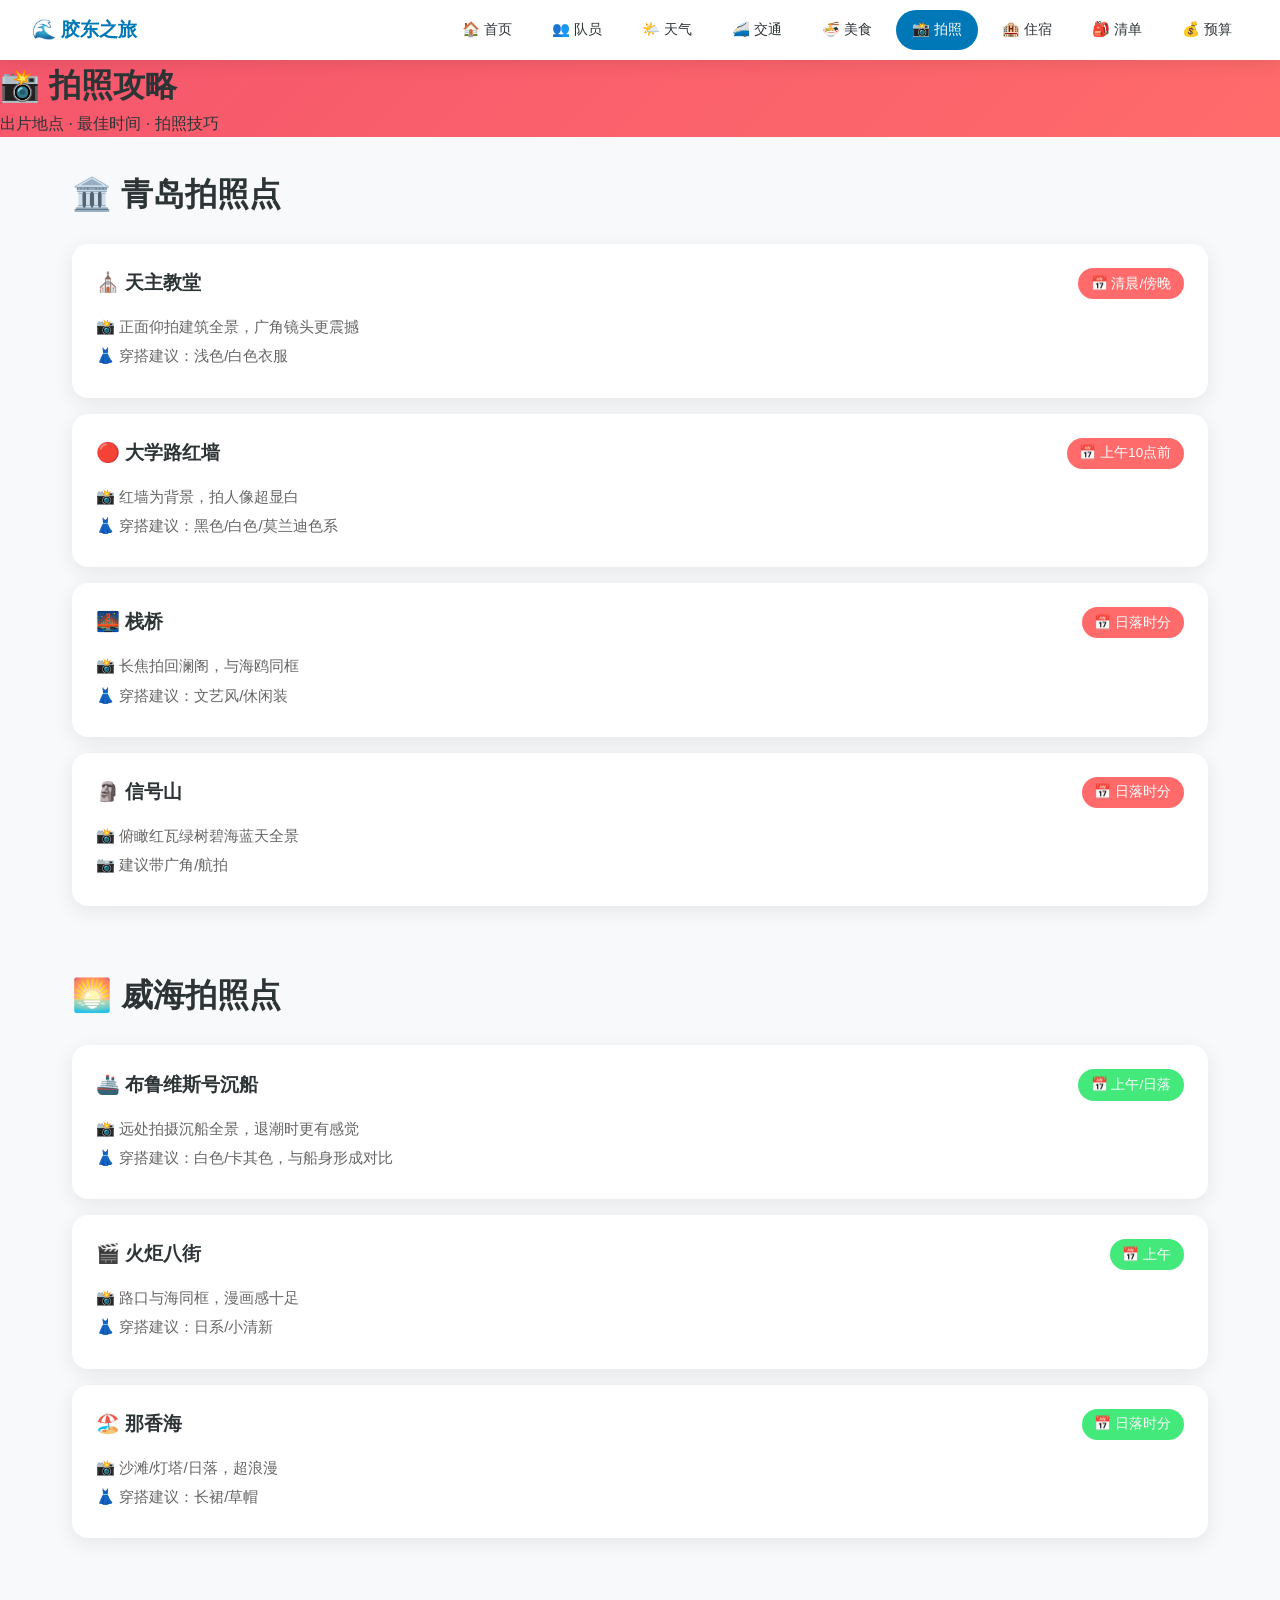
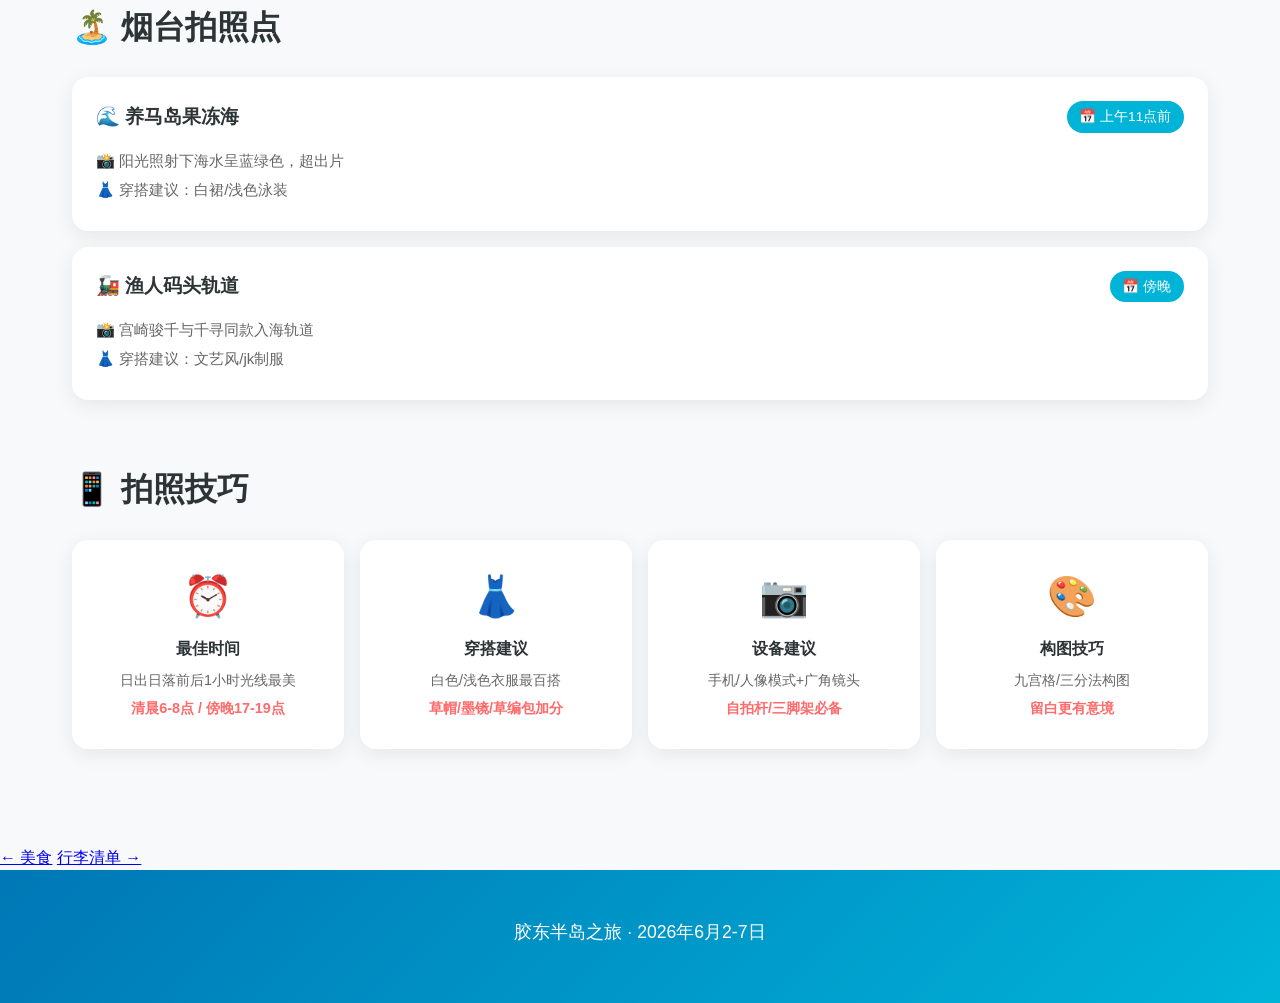
<file: photo.html>
<!DOCTYPE html>
<html lang="zh-CN">
<head>
    <meta charset="UTF-8">
    <meta name="viewport" content="width=device-width, initial-scale=1.0">
    <title>📸 拍照攻略 - 胶东半岛之旅</title>
    <link rel="stylesheet" href="styles.css" />
    <link rel="stylesheet" href="page-styles.css" />
</head>
<body>
    <nav class="navbar">
        <div class="nav-logo">🌊 胶东之旅</div>
        <div class="nav-links">
            <a href="index.html">🏠 首页</a>
            <a href="team.html">👥 队员</a>
            <a href="weather.html">🌤️ 天气</a>
            <a href="train.html">🚄 交通</a>
            <a href="food.html">🍜 美食</a>
            <a href="photo.html" class="active">📸 拍照</a>
            <a href="hotel.html">🏨 住宿</a>
            <a href="packing.html">🎒 清单</a>
            <a href="budget.html">💰 预算</a>
        </div>
    </nav>

    <header class="page-header photo-header">
        <div class="page-header-content">
            <h1>📸 拍照攻略</h1>
            <p class="page-subtitle">出片地点 · 最佳时间 · 拍照技巧</p>
        </div>
    </header>

    <main class="container">
        <section class="section">
            <h2 class="section-title">🏛️ 青岛拍照点</h2>
            <div class="photo-spots">
                <div class="photo-spot">
                    <div class="spot-header">
                        <h3>⛪ 天主教堂</h3>
                        <span class="best-time">📅 清晨/傍晚</span>
                    </div>
                    <div class="spot-tips">
                        <p>📸 正面仰拍建筑全景，广角镜头更震撼</p>
                        <p>👗 穿搭建议：浅色/白色衣服</p>
                    </div>
                </div>
                <div class="photo-spot">
                    <div class="spot-header">
                        <h3>🔴 大学路红墙</h3>
                        <span class="best-time">📅 上午10点前</span>
                    </div>
                    <div class="spot-tips">
                        <p>📸 红墙为背景，拍人像超显白</p>
                        <p>👗 穿搭建议：黑色/白色/莫兰迪色系</p>
                    </div>
                </div>
                <div class="photo-spot">
                    <div class="spot-header">
                        <h3>🌉 栈桥</h3>
                        <span class="best-time">📅 日落时分</span>
                    </div>
                    <div class="spot-tips">
                        <p>📸 长焦拍回澜阁，与海鸥同框</p>
                        <p>👗 穿搭建议：文艺风/休闲装</p>
                    </div>
                </div>
                <div class="photo-spot">
                    <div class="spot-header">
                        <h3>🗿 信号山</h3>
                        <span class="best-time">📅 日落时分</span>
                    </div>
                    <div class="spot-tips">
                        <p>📸 俯瞰红瓦绿树碧海蓝天全景</p>
                        <p>📷 建议带广角/航拍</p>
                    </div>
                </div>
            </div>
        </section>

        <section class="section">
            <h2 class="section-title">🌅 威海拍照点</h2>
            <div class="photo-spots">
                <div class="photo-spot">
                    <div class="spot-header">
                        <h3>🚢 布鲁维斯号沉船</h3>
                        <span class="best-time best-time-green">📅 上午/日落</span>
                    </div>
                    <div class="spot-tips">
                        <p>📸 远处拍摄沉船全景，退潮时更有感觉</p>
                        <p>👗 穿搭建议：白色/卡其色，与船身形成对比</p>
                    </div>
                </div>
                <div class="photo-spot">
                    <div class="spot-header">
                        <h3>🎬 火炬八街</h3>
                        <span class="best-time best-time-green">📅 上午</span>
                    </div>
                    <div class="spot-tips">
                        <p>📸 路口与海同框，漫画感十足</p>
                        <p>👗 穿搭建议：日系/小清新</p>
                    </div>
                </div>
                <div class="photo-spot">
                    <div class="spot-header">
                        <h3>🏖️ 那香海</h3>
                        <span class="best-time best-time-green">📅 日落时分</span>
                    </div>
                    <div class="spot-tips">
                        <p>📸 沙滩/灯塔/日落，超浪漫</p>
                        <p>👗 穿搭建议：长裙/草帽</p>
                    </div>
                </div>
            </div>
        </section>

        <section class="section">
            <h2 class="section-title">🏝️ 烟台拍照点</h2>
            <div class="photo-spots">
                <div class="photo-spot">
                    <div class="spot-header">
                        <h3>🌊 养马岛果冻海</h3>
                        <span class="best-time best-time-blue">📅 上午11点前</span>
                    </div>
                    <div class="spot-tips">
                        <p>📸 阳光照射下海水呈蓝绿色，超出片</p>
                        <p>👗 穿搭建议：白裙/浅色泳装</p>
                    </div>
                </div>
                <div class="photo-spot">
                    <div class="spot-header">
                        <h3>🚂 渔人码头轨道</h3>
                        <span class="best-time best-time-blue">📅 傍晚</span>
                    </div>
                    <div class="spot-tips">
                        <p>📸 宫崎骏千与千寻同款入海轨道</p>
                        <p>👗 穿搭建议：文艺风/jk制服</p>
                    </div>
                </div>
            </div>
        </section>

        <section class="section">
            <h2 class="section-title">📱 拍照技巧</h2>
            <div class="tips-grid">
                <div class="tip-box">
                    <span class="tip-emoji">⏰</span>
                    <h4>最佳时间</h4>
                    <p>日出日落前后1小时光线最美</p>
                    <p class="highlight">清晨6-8点 / 傍晚17-19点</p>
                </div>
                <div class="tip-box">
                    <span class="tip-emoji">👗</span>
                    <h4>穿搭建议</h4>
                    <p>白色/浅色衣服最百搭</p>
                    <p class="highlight">草帽/墨镜/草编包加分</p>
                </div>
                <div class="tip-box">
                    <span class="tip-emoji">📷</span>
                    <h4>设备建议</h4>
                    <p>手机/人像模式+广角镜头</p>
                    <p class="highlight">自拍杆/三脚架必备</p>
                </div>
                <div class="tip-box">
                    <span class="tip-emoji">🎨</span>
                    <h4>构图技巧</h4>
                    <p>九宫格/三分法构图</p>
                    <p class="highlight">留白更有意境</p>
                </div>
            </div>
        </section>
    </main>

    <nav class="page-nav">
        <a href="food.html" class="nav-btn prev">← 美食</a>
        <a href="packing.html" class="nav-btn next">行李清单 →</a>
    </nav>

    <footer class="footer">
        <p>胶东半岛之旅 · 2026年6月2-7日</p>
    </footer>

    <style>
        .photo-header {
            background: linear-gradient(135deg, #f5576c 0%, #FF6B6B 100%);
        }
        .photo-spots {
            display: flex;
            flex-direction: column;
            gap: 1rem;
        }
        .photo-spot {
            background: white;
            padding: 1.5rem;
            border-radius: 16px;
            box-shadow: 0 5px 20px rgba(0,0,0,0.08);
        }
        .spot-header {
            display: flex;
            justify-content: space-between;
            align-items: center;
            margin-bottom: 1rem;
        }
        .spot-header h3 {
            font-size: 1.2rem;
        }
        .best-time {
            background: #FF6B6B;
            color: white;
            padding: 0.3rem 0.8rem;
            border-radius: 20px;
            font-size: 0.85rem;
        }
        .best-time-green {
            background: #43E97B;
        }
        .best-time-blue {
            background: #00B4D8;
        }
        .spot-tips p {
            color: #666;
            font-size: 0.95rem;
            margin: 0.3rem 0;
        }
        .spot-tips .highlight {
            color: #333;
            font-weight: 500;
        }
        .tips-grid {
            display: grid;
            grid-template-columns: repeat(auto-fit, minmax(220px, 1fr));
            gap: 1rem;
        }
        .tip-box {
            background: white;
            padding: 1.5rem;
            border-radius: 16px;
            text-align: center;
            box-shadow: 0 5px 20px rgba(0,0,0,0.08);
        }
        .tip-emoji {
            font-size: 2.5rem;
            display: block;
            margin-bottom: 0.5rem;
        }
        .tip-box h4 {
            margin-bottom: 0.5rem;
        }
        .tip-box p {
            color: #666;
            font-size: 0.9rem;
            margin: 0.3rem 0;
        }
        .tip-box .highlight {
            color: #FF6B6B;
            font-weight: 600;
        }
    </style>
</body>
</html>
</file>
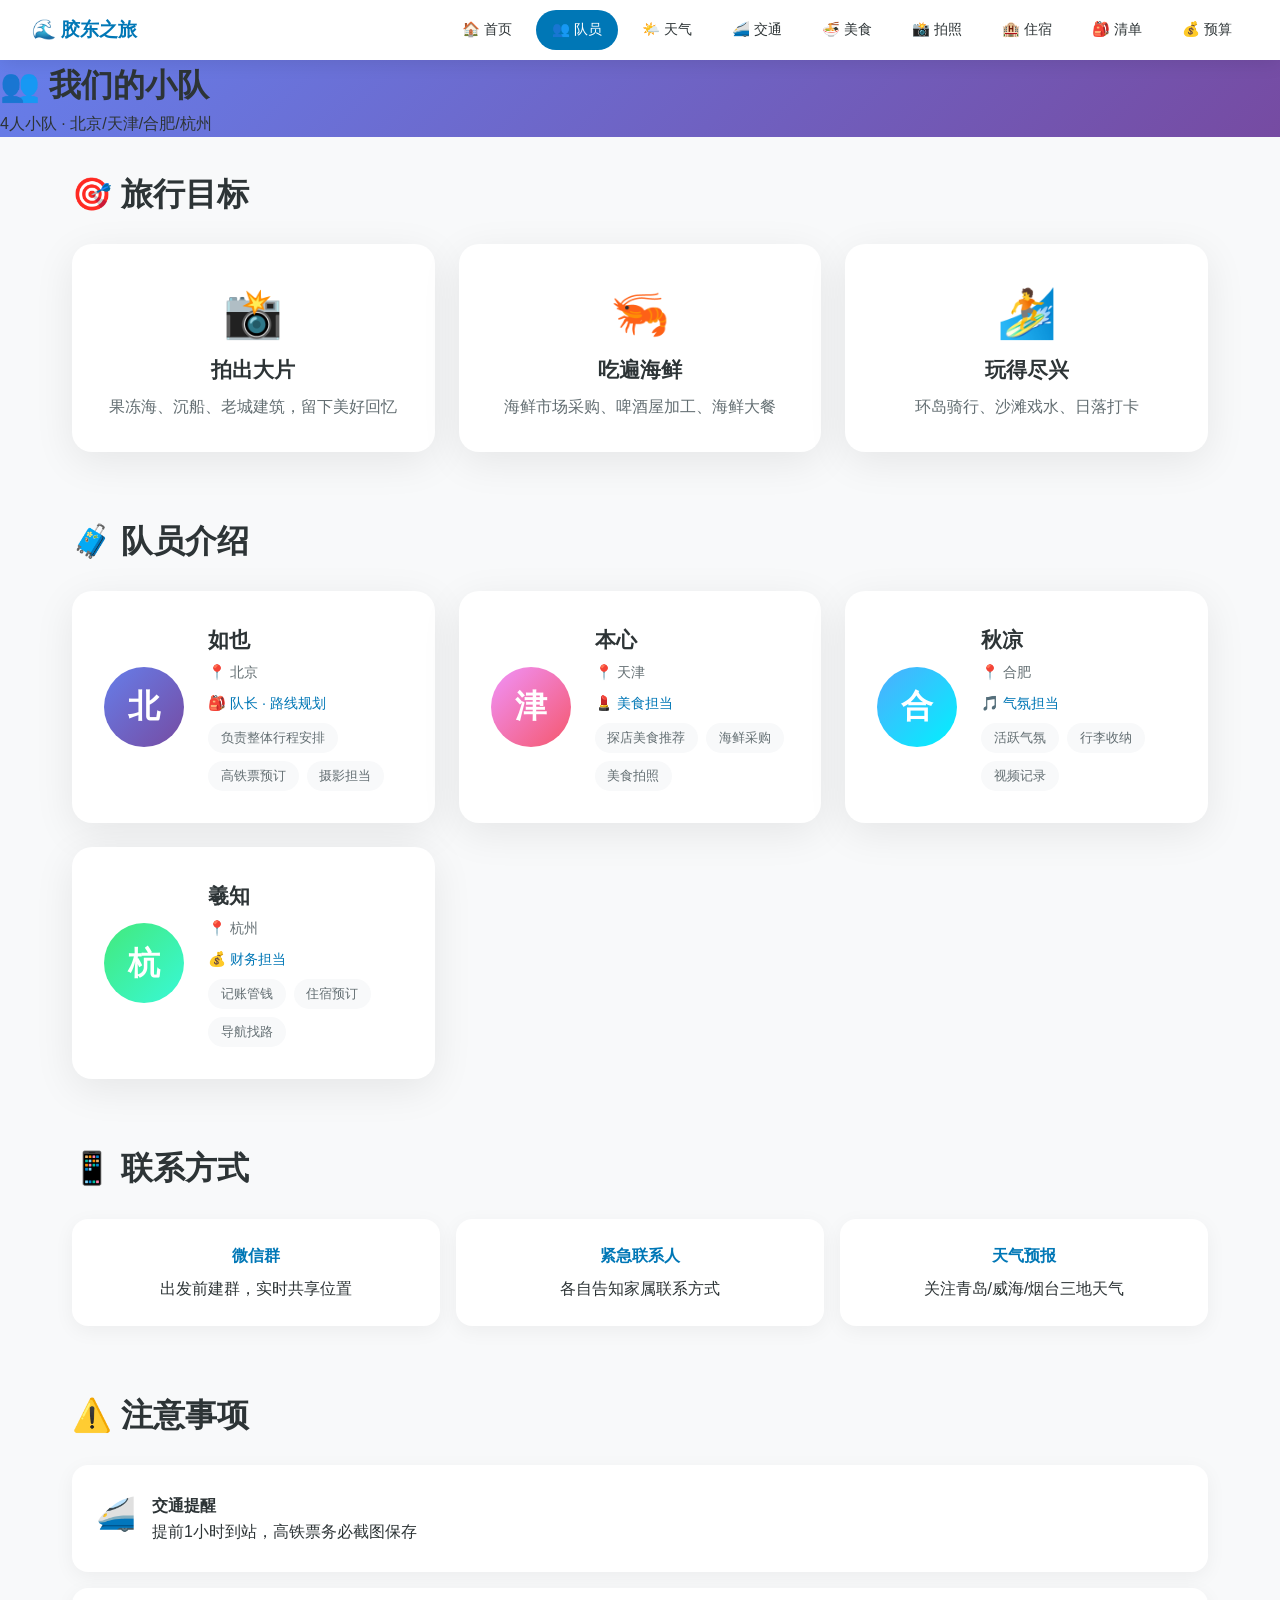
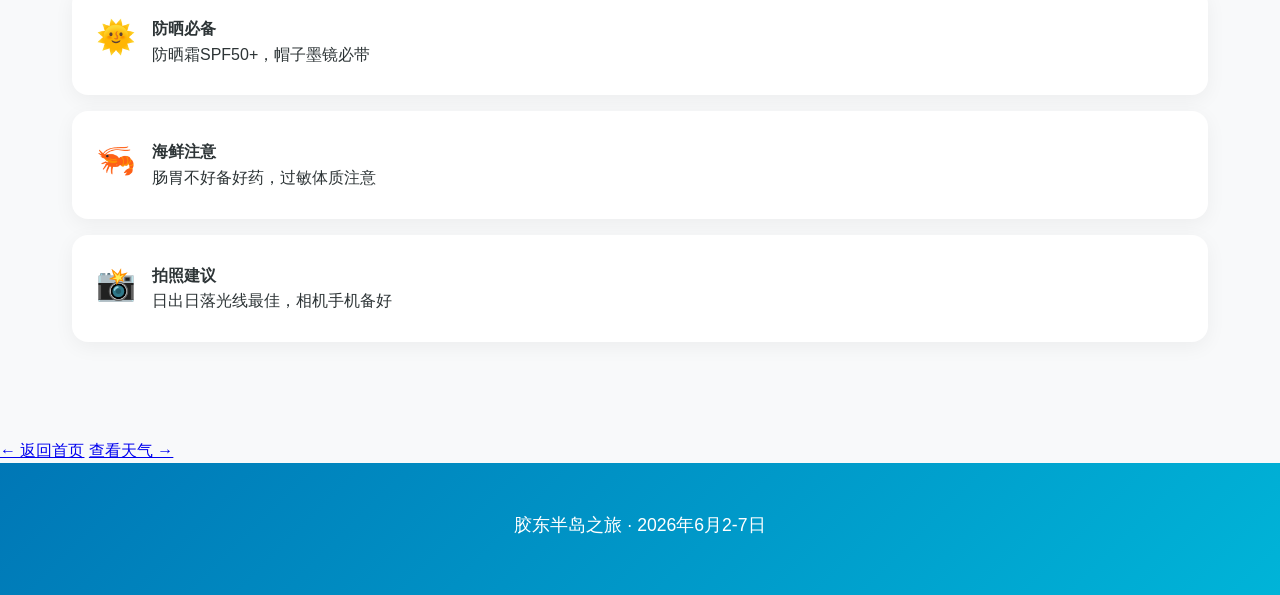
<file: team.html>
<!DOCTYPE html>
<html lang="zh-CN">
<head>
    <meta charset="UTF-8">
    <meta name="viewport" content="width=device-width, initial-scale=1.0">
    <title>👥 小队成员 - 胶东半岛之旅</title>
    <link rel="stylesheet" href="styles.css" />
    <link rel="stylesheet" href="page-styles.css" />
</head>
<body>
    <nav class="navbar">
        <div class="nav-logo">🌊 胶东之旅</div>
        <div class="nav-links">
            <a href="index.html">🏠 首页</a>
            <a href="team.html" class="active">👥 队员</a>
            <a href="weather.html">🌤️ 天气</a>
            <a href="train.html">🚄 交通</a>
            <a href="food.html">🍜 美食</a>
            <a href="photo.html">📸 拍照</a>
            <a href="hotel.html">🏨 住宿</a>
            <a href="packing.html">🎒 清单</a>
            <a href="budget.html">💰 预算</a>
        </div>
    </nav>

    <header class="page-header team-header">
        <div class="page-header-content">
            <h1>👥 我们的小队</h1>
            <p class="page-subtitle">4人小队 · 北京/天津/合肥/杭州</p>
        </div>
    </header>

    <main class="container">
        <section class="section">
            <h2 class="section-title">🎯 旅行目标</h2>
            <div class="goal-cards">
                <div class="goal-card">
                    <span class="goal-icon">📸</span>
                    <h3>拍出大片</h3>
                    <p>果冻海、沉船、老城建筑，留下美好回忆</p>
                </div>
                <div class="goal-card">
                    <span class="goal-icon">🦐</span>
                    <h3>吃遍海鲜</h3>
                    <p>海鲜市场采购、啤酒屋加工、海鲜大餐</p>
                </div>
                <div class="goal-card">
                    <span class="goal-icon">🏄</span>
                    <h3>玩得尽兴</h3>
                    <p>环岛骑行、沙滩戏水、日落打卡</p>
                </div>
            </div>
        </section>

        <section class="section">
            <h2 class="section-title">🧳 队员介绍</h2>
            <div class="team-detailed">
                <div class="member-card">
                    <div class="member-avatar large" style="background: linear-gradient(135deg, #667eea 0%, #764ba2 100%);">
                        <span>北</span>
                    </div>
                    <div class="member-info">
                        <h3>如也</h3>
                        <p class="member-from">📍 北京</p>
                        <p class="member-role">🎒 队长 · 路线规划</p>
                        <div class="member-tasks">
                            <span>负责整体行程安排</span>
                            <span>高铁票预订</span>
                            <span>摄影担当</span>
                        </div>
                    </div>
                </div>
                <div class="member-card">
                    <div class="member-avatar large" style="background: linear-gradient(135deg, #f093fb 0%, #f5576c 100%);">
                        <span>津</span>
                    </div>
                    <div class="member-info">
                        <h3>本心</h3>
                        <p class="member-from">📍 天津</p>
                        <p class="member-role">💄 美食担当</p>
                        <div class="member-tasks">
                            <span>探店美食推荐</span>
                            <span>海鲜采购</span>
                            <span>美食拍照</span>
                        </div>
                    </div>
                </div>
                <div class="member-card">
                    <div class="member-avatar large" style="background: linear-gradient(135deg, #4facfe 0%, #00f2fe 100%);">
                        <span>合</span>
                    </div>
                    <div class="member-info">
                        <h3>秋凉</h3>
                        <p class="member-from">📍 合肥</p>
                        <p class="member-role">🎵 气氛担当</p>
                        <div class="member-tasks">
                            <span>活跃气氛</span>
                            <span>行李收纳</span>
                            <span>视频记录</span>
                        </div>
                    </div>
                </div>
                <div class="member-card">
                    <div class="member-avatar large" style="background: linear-gradient(135deg, #43e97b 0%, #38f9d7 100%);">
                        <span>杭</span>
                    </div>
                    <div class="member-info">
                        <h3>羲知</h3>
                        <p class="member-from">📍 杭州</p>
                        <p class="member-role">💰 财务担当</p>
                        <div class="member-tasks">
                            <span>记账管钱</span>
                            <span>住宿预订</span>
                            <span>导航找路</span>
                        </div>
                    </div>
                </div>
            </div>
        </section>

        <section class="section">
            <h2 class="section-title">📱 联系方式</h2>
            <div class="contact-grid">
                <div class="contact-card">
                    <h4>微信群</h4>
                    <p>出发前建群，实时共享位置</p>
                </div>
                <div class="contact-card">
                    <h4>紧急联系人</h4>
                    <p>各自告知家属联系方式</p>
                </div>
                <div class="contact-card">
                    <h4>天气预报</h4>
                    <p>关注青岛/威海/烟台三地天气</p>
                </div>
            </div>
        </section>

        <section class="section">
            <h2 class="section-title">⚠️ 注意事项</h2>
            <div class="tips-list">
                <div class="tip-item">
                    <span class="tip-icon">🚄</span>
                    <div>
                        <h4>交通提醒</h4>
                        <p>提前1小时到站，高铁票务必截图保存</p>
                    </div>
                </div>
                <div class="tip-item">
                    <span class="tip-icon">🌞</span>
                    <div>
                        <h4>防晒必备</h4>
                        <p>防晒霜SPF50+，帽子墨镜必带</p>
                    </div>
                </div>
                <div class="tip-item">
                    <span class="tip-icon">🦐</span>
                    <div>
                        <h4>海鲜注意</h4>
                        <p>肠胃不好备好药，过敏体质注意</p>
                    </div>
                </div>
                <div class="tip-item">
                    <span class="tip-icon">📸</span>
                    <div>
                        <h4>拍照建议</h4>
                        <p>日出日落光线最佳，相机手机备好</p>
                    </div>
                </div>
            </div>
        </section>
    </main>

    <nav class="page-nav">
        <a href="index.html" class="nav-btn prev">← 返回首页</a>
        <a href="weather.html" class="nav-btn next">查看天气 →</a>
    </nav>

    <footer class="footer">
        <p>胶东半岛之旅 · 2026年6月2-7日</p>
    </footer>
</body>
</html>
</file>
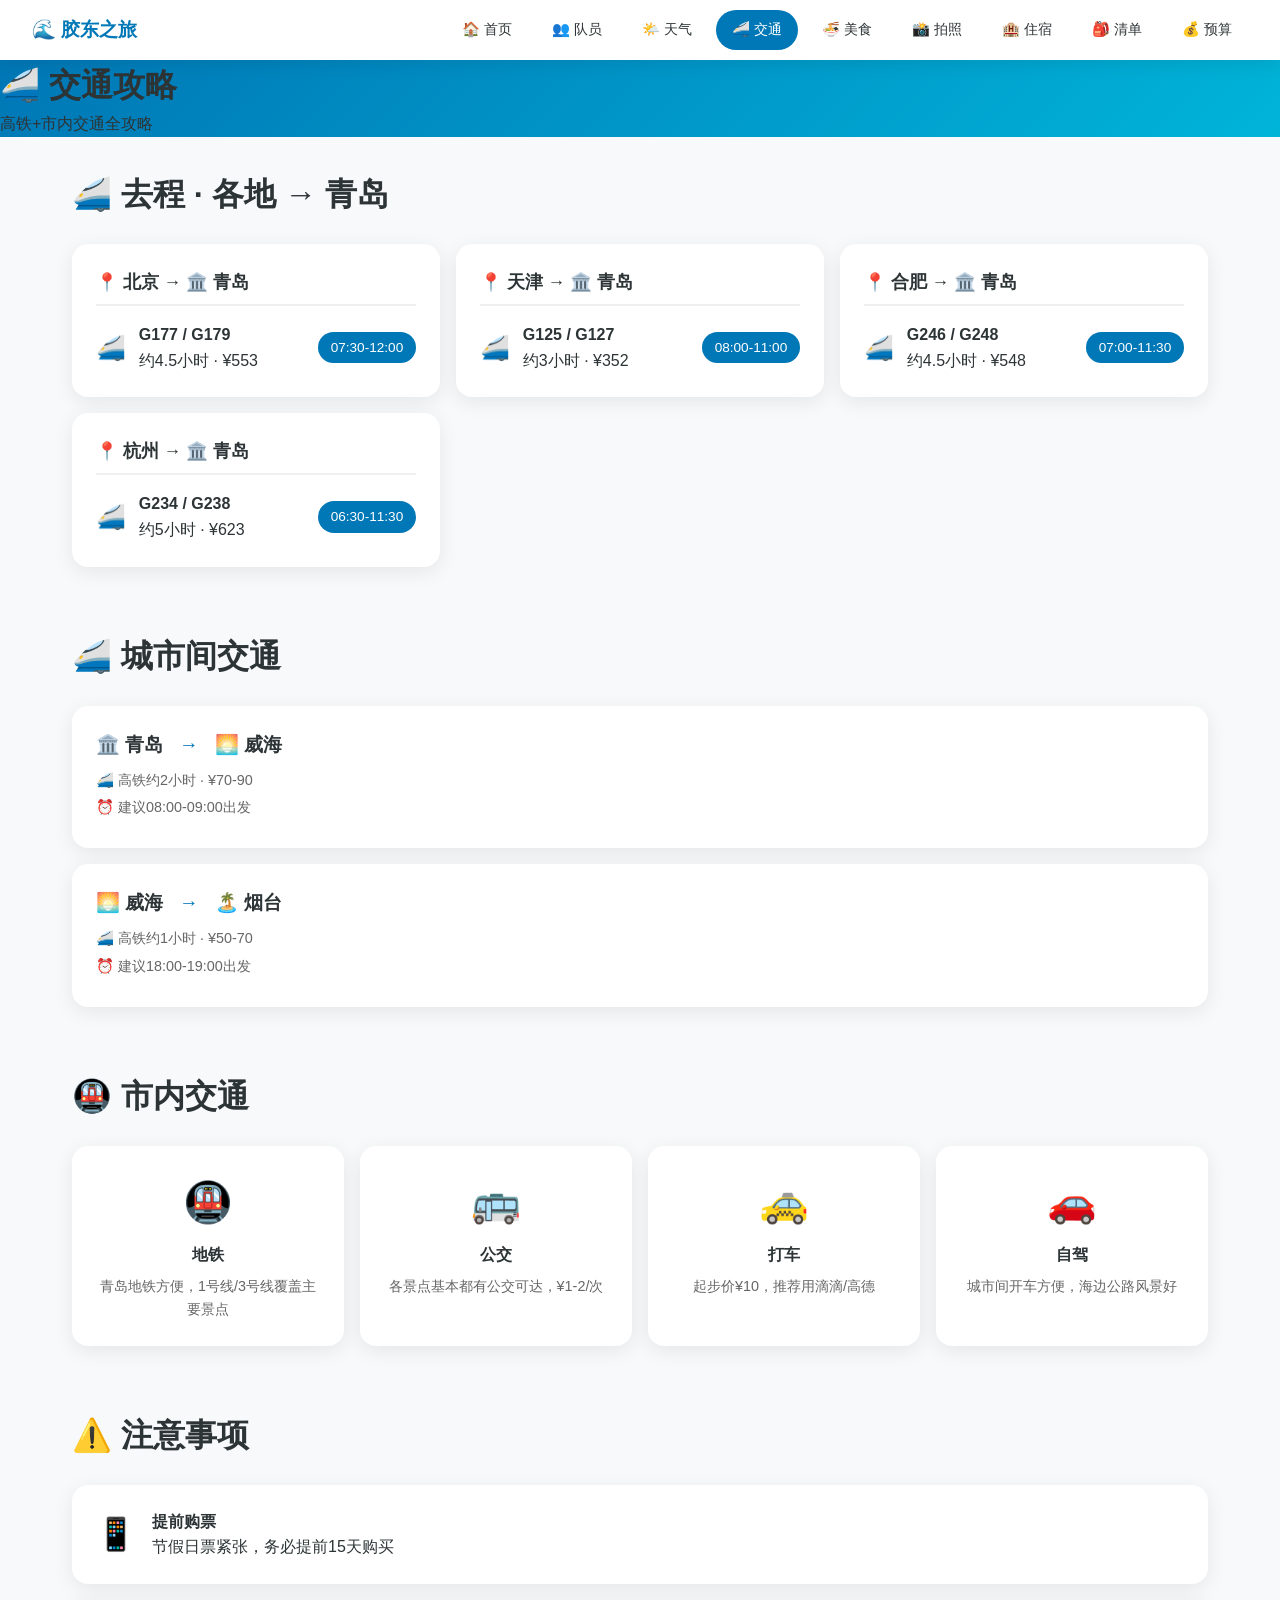
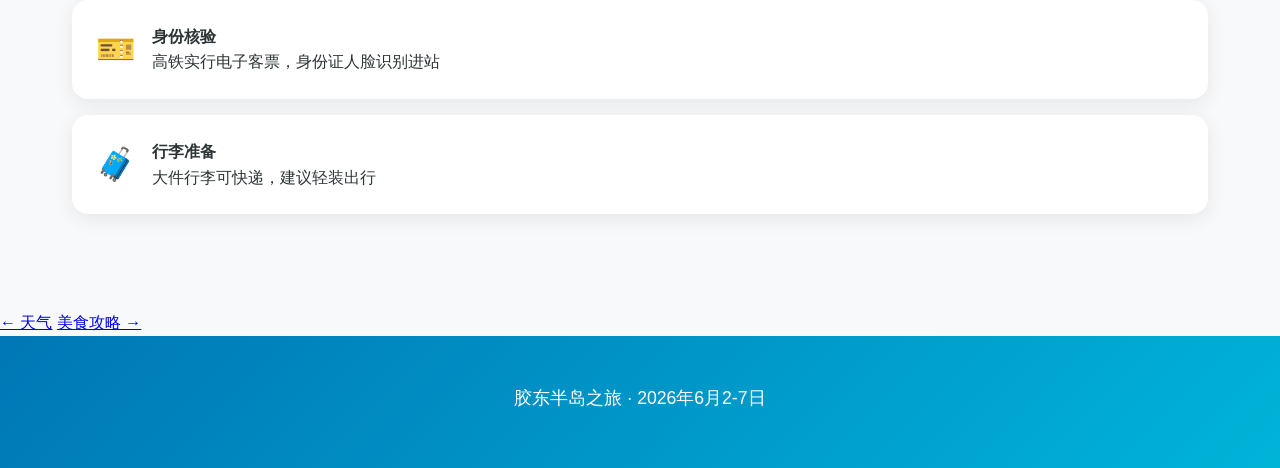
<file: train.html>
<!DOCTYPE html>
<html lang="zh-CN">
<head>
    <meta charset="UTF-8">
    <meta name="viewport" content="width=device-width, initial-scale=1.0">
    <title>🚄 交通攻略 - 胶东半岛之旅</title>
    <link rel="stylesheet" href="styles.css" />
    <link rel="stylesheet" href="page-styles.css" />
</head>
<body>
    <nav class="navbar">
        <div class="nav-logo">🌊 胶东之旅</div>
        <div class="nav-links">
            <a href="index.html">🏠 首页</a>
            <a href="team.html">👥 队员</a>
            <a href="weather.html">🌤️ 天气</a>
            <a href="train.html" class="active">🚄 交通</a>
            <a href="food.html">🍜 美食</a>
            <a href="photo.html">📸 拍照</a>
            <a href="hotel.html">🏨 住宿</a>
            <a href="packing.html">🎒 清单</a>
            <a href="budget.html">💰 预算</a>
        </div>
    </nav>

    <header class="page-header train-header">
        <div class="page-header-content">
            <h1>🚄 交通攻略</h1>
            <p class="page-subtitle">高铁+市内交通全攻略</p>
        </div>
    </header>

    <main class="container">
        <section class="section">
            <h2 class="section-title">🚄 去程 · 各地 → 青岛</h2>
            <div class="train-cards">
                <div class="train-card">
                    <div class="train-from">📍 北京 → 🏛️ 青岛</div>
                    <div class="train-info">
                        <div class="train-detail">
                            <span class="train-icon">🚄</span>
                            <div>
                                <h4>G177 / G179</h4>
                                <p>约4.5小时 · ¥553</p>
                            </div>
                        </div>
                        <div class="train-time">07:30-12:00</div>
                    </div>
                </div>
                <div class="train-card">
                    <div class="train-from">📍 天津 → 🏛️ 青岛</div>
                    <div class="train-info">
                        <div class="train-detail">
                            <span class="train-icon">🚄</span>
                            <div>
                                <h4>G125 / G127</h4>
                                <p>约3小时 · ¥352</p>
                            </div>
                        </div>
                        <div class="train-time">08:00-11:00</div>
                    </div>
                </div>
                <div class="train-card">
                    <div class="train-from">📍 合肥 → 🏛️ 青岛</div>
                    <div class="train-info">
                        <div class="train-detail">
                            <span class="train-icon">🚄</span>
                            <div>
                                <h4>G246 / G248</h4>
                                <p>约4.5小时 · ¥548</p>
                            </div>
                        </div>
                        <div class="train-time">07:00-11:30</div>
                    </div>
                </div>
                <div class="train-card">
                    <div class="train-from">📍 杭州 → 🏛️ 青岛</div>
                    <div class="train-info">
                        <div class="train-detail">
                            <span class="train-icon">🚄</span>
                            <div>
                                <h4>G234 / G238</h4>
                                <p>约5小时 · ¥623</p>
                            </div>
                        </div>
                        <div class="train-time">06:30-11:30</div>
                    </div>
                </div>
            </div>
        </section>

        <section class="section">
            <h2 class="section-title">🚄 城市间交通</h2>
            <div class="city-transfer">
                <div class="transfer-item">
                    <div class="transfer-route">
                        <span>🏛️ 青岛</span>
                        <span class="arrow">→</span>
                        <span>🌅 威海</span>
                    </div>
                    <div class="transfer-info">
                        <p>🚄 高铁约2小时 · ¥70-90</p>
                        <p>⏰ 建议08:00-09:00出发</p>
                    </div>
                </div>
                <div class="transfer-item">
                    <div class="transfer-route">
                        <span>🌅 威海</span>
                        <span class="arrow">→</span>
                        <span>🏝️ 烟台</span>
                    </div>
                    <div class="transfer-info">
                        <p>🚄 高铁约1小时 · ¥50-70</p>
                        <p>⏰ 建议18:00-19:00出发</p>
                    </div>
                </div>
            </div>
        </section>

        <section class="section">
            <h2 class="section-title">🚇 市内交通</h2>
            <div class="transport-grid">
                <div class="transport-card">
                    <span class="transport-icon">🚇</span>
                    <h4>地铁</h4>
                    <p>青岛地铁方便，1号线/3号线覆盖主要景点</p>
                </div>
                <div class="transport-card">
                    <span class="transport-icon">🚌</span>
                    <h4>公交</h4>
                    <p>各景点基本都有公交可达，¥1-2/次</p>
                </div>
                <div class="transport-card">
                    <span class="transport-icon">🚕</span>
                    <h4>打车</h4>
                    <p>起步价¥10，推荐用滴滴/高德</p>
                </div>
                <div class="transport-card">
                    <span class="transport-icon">🚗</span>
                    <h4>自驾</h4>
                    <p>城市间开车方便，海边公路风景好</p>
                </div>
            </div>
        </section>

        <section class="section">
            <h2 class="section-title">⚠️ 注意事项</h2>
            <div class="warning-list">
                <div class="warning-item">
                    <span class="warning-icon">📱</span>
                    <div>
                        <h4>提前购票</h4>
                        <p>节假日票紧张，务必提前15天购买</p>
                    </div>
                </div>
                <div class="warning-item">
                    <span class="warning-icon">🎫</span>
                    <div>
                        <h4>身份核验</h4>
                        <p>高铁实行电子客票，身份证人脸识别进站</p>
                    </div>
                </div>
                <div class="warning-item">
                    <span class="warning-icon">🧳</span>
                    <div>
                        <h4>行李准备</h4>
                        <p>大件行李可快递，建议轻装出行</p>
                    </div>
                </div>
            </div>
        </section>
    </main>

    <nav class="page-nav">
        <a href="weather.html" class="nav-btn prev">← 天气</a>
        <a href="food.html" class="nav-btn next">美食攻略 →</a>
    </nav>

    <footer class="footer">
        <p>胶东半岛之旅 · 2026年6月2-7日</p>
    </footer>

    <style>
        .train-header {
            background: linear-gradient(135deg, #0077B6 0%, #00B4D8 100%);
        }
        .train-cards {
            display: grid;
            grid-template-columns: repeat(auto-fit, minmax(280px, 1fr));
            gap: 1rem;
        }
        .train-card {
            background: white;
            border-radius: 16px;
            padding: 1.5rem;
            box-shadow: 0 5px 20px rgba(0,0,0,0.08);
        }
        .train-from {
            font-size: 1.1rem;
            font-weight: 600;
            margin-bottom: 1rem;
            padding-bottom: 0.5rem;
            border-bottom: 2px solid #f0f0f0;
        }
        .train-info {
            display: flex;
            justify-content: space-between;
            align-items: center;
        }
        .train-detail {
            display: flex;
            gap: 0.8rem;
            align-items: center;
        }
        .train-icon { font-size: 1.5rem; }
        .train-time {
            background: #0077B6;
            color: white;
            padding: 0.3rem 0.8rem;
            border-radius: 20px;
            font-size: 0.85rem;
        }
        .city-transfer {
            display: flex;
            flex-direction: column;
            gap: 1rem;
        }
        .transfer-item {
            background: white;
            padding: 1.5rem;
            border-radius: 16px;
            box-shadow: 0 5px 20px rgba(0,0,0,0.08);
        }
        .transfer-route {
            display: flex;
            align-items: center;
            gap: 1rem;
            font-size: 1.2rem;
            font-weight: 600;
            margin-bottom: 0.5rem;
        }
        .transfer-route .arrow {
            color: #0077B6;
        }
        .transfer-info p {
            color: #666;
            font-size: 0.9rem;
            margin: 0.3rem 0;
        }
        .transport-grid {
            display: grid;
            grid-template-columns: repeat(auto-fit, minmax(200px, 1fr));
            gap: 1rem;
        }
        .transport-card {
            background: white;
            padding: 1.5rem;
            border-radius: 16px;
            text-align: center;
            box-shadow: 0 5px 20px rgba(0,0,0,0.08);
        }
        .transport-icon {
            font-size: 2.5rem;
            display: block;
            margin-bottom: 0.5rem;
        }
        .transport-card h4 {
            margin-bottom: 0.5rem;
        }
        .transport-card p {
            color: #666;
            font-size: 0.9rem;
        }
        .warning-list {
            display: flex;
            flex-direction: column;
            gap: 1rem;
        }
        .warning-item {
            background: white;
            padding: 1.5rem;
            border-radius: 16px;
            display: flex;
            gap: 1rem;
            align-items: center;
            box-shadow: 0 5px 20px rgba(0,0,0,0.08);
        }
        .warning-icon {
            font-size: 2rem;
        }
    </style>
</body>
</html>
</file>
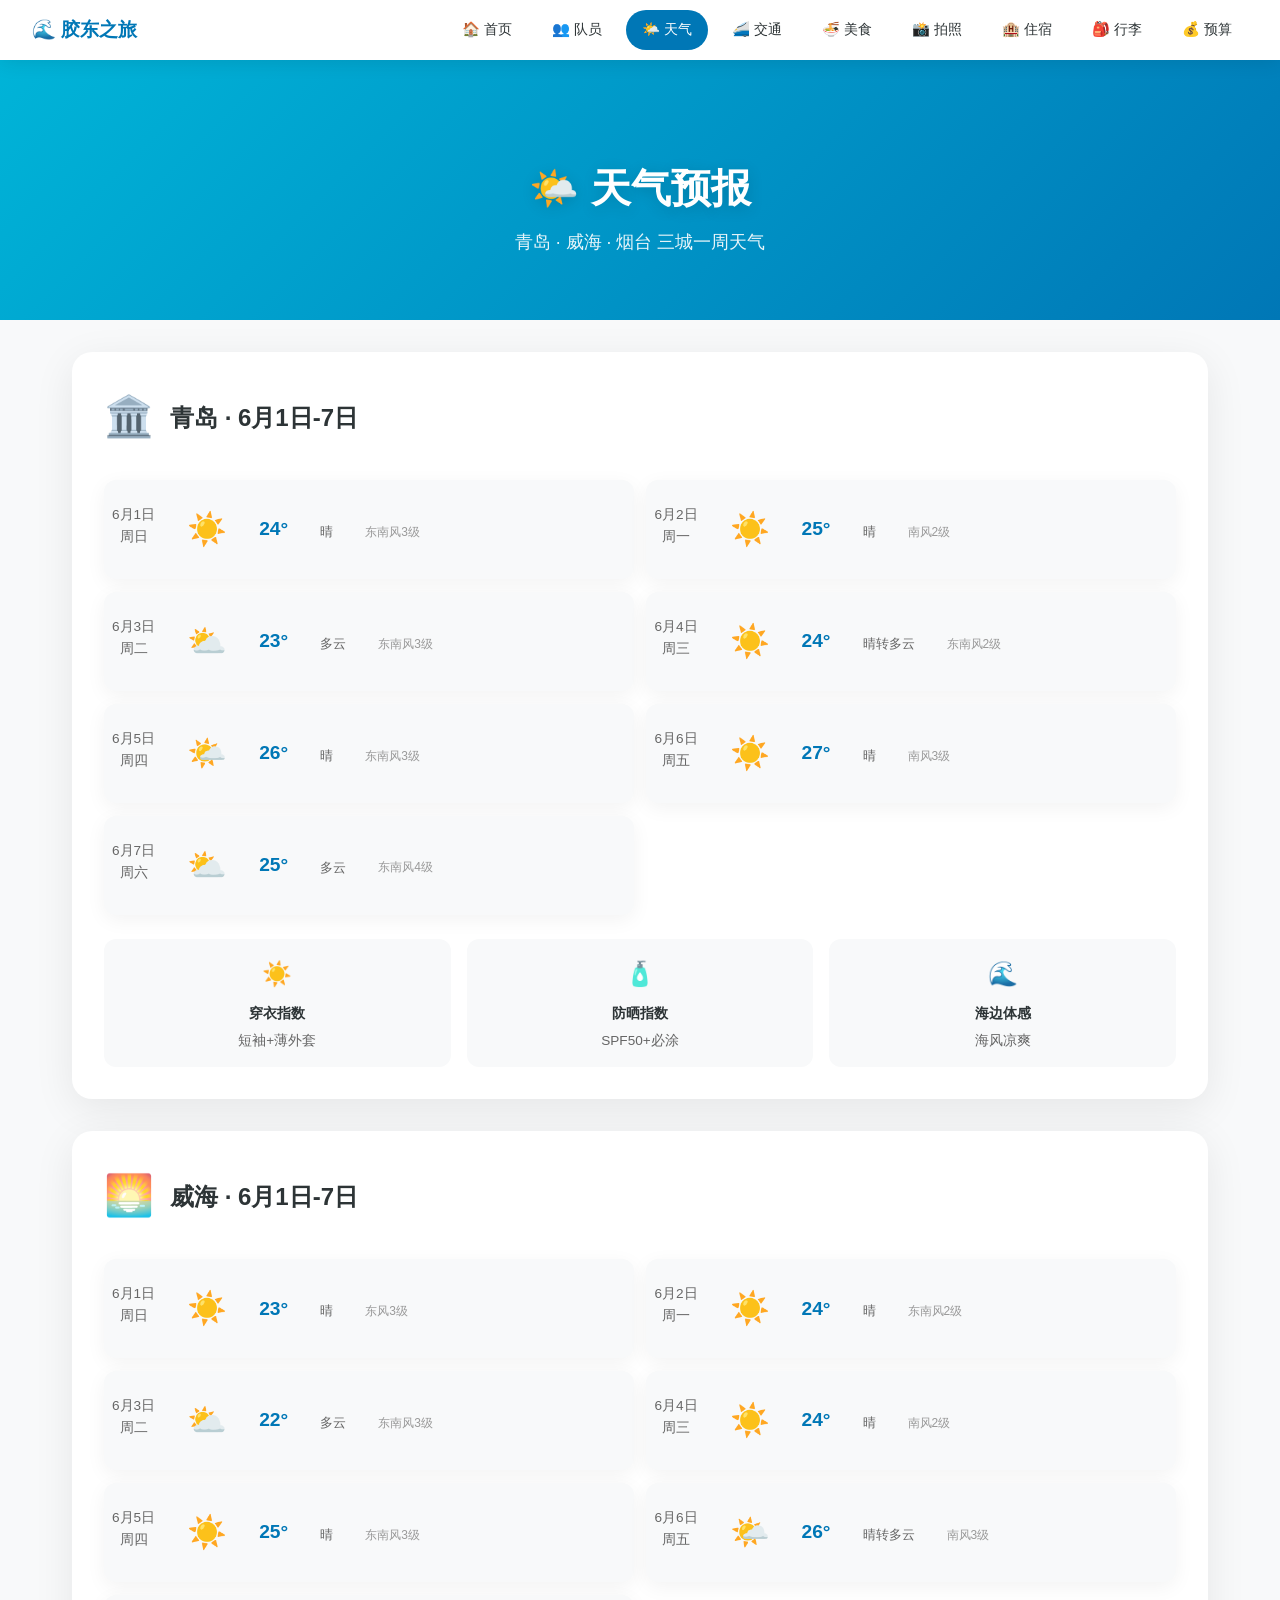
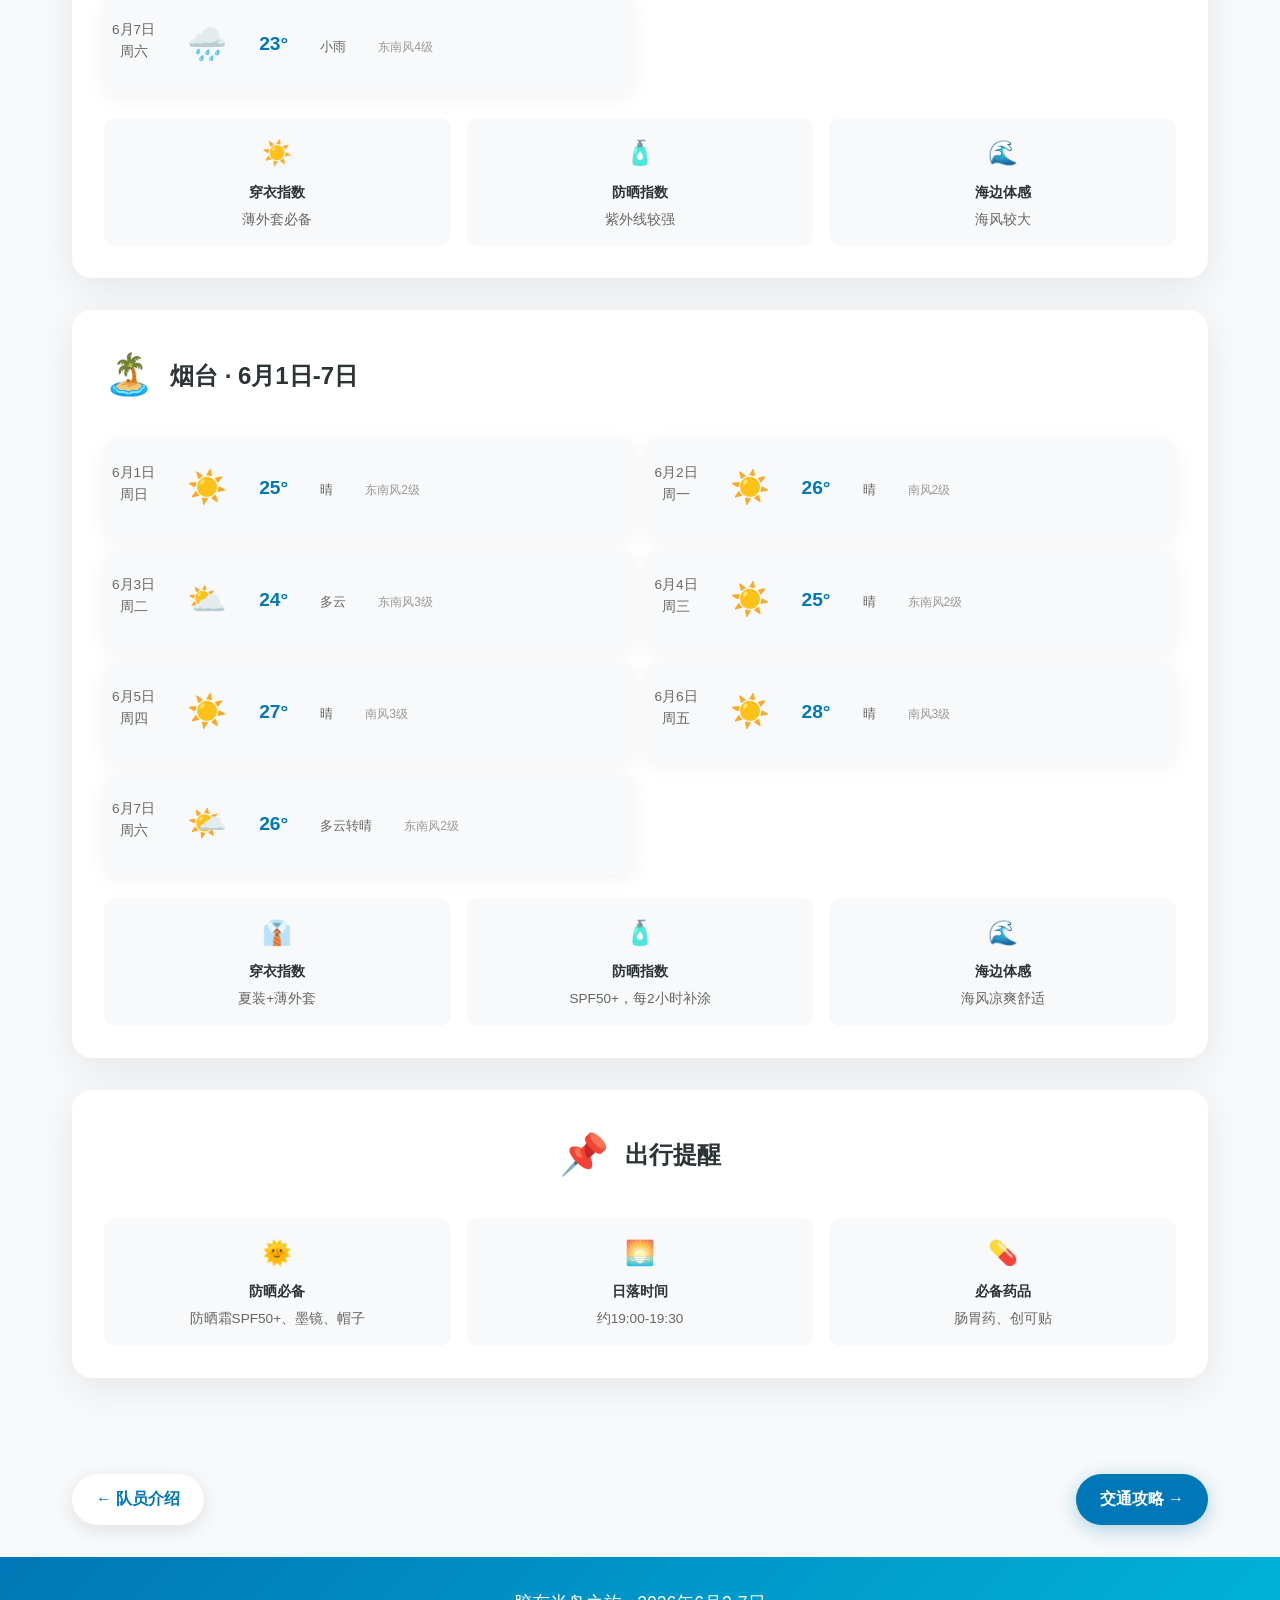
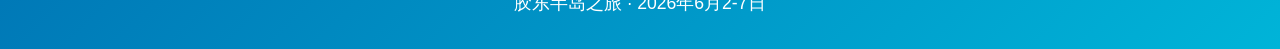
<file: weather.html>
<!DOCTYPE html>
<html lang="zh-CN">
<head>
    <meta charset="UTF-8">
    <meta name="viewport" content="width=device-width, initial-scale=1.0">
    <title>🌤️ 天气预报 - 胶东半岛之旅</title>
    <link rel="stylesheet" href="styles.css" />
    <link rel="stylesheet" href="page-styles.css" />
    <style>
        .weather-header {
            background: linear-gradient(135deg, #00B4D8 0%, #0077B6 100%);
            padding: 6rem 2rem 4rem;
            text-align: center;
            color: white;
        }
        .weather-header h1 {
            font-size: 2.5rem;
            margin-bottom: 0.5rem;
            text-shadow: 0 3px 15px rgba(0,0,0,0.15);
        }
        .weather-header p {
            font-size: 1.1rem;
            opacity: 0.9;
        }
        .city-weather-section {
            background: white;
            border-radius: 20px;
            padding: 2rem;
            margin-bottom: 2rem;
            box-shadow: 0 10px 40px rgba(0,0,0,0.08);
        }
        .city-title {
            display: flex;
            align-items: center;
            gap: 1rem;
            margin-bottom: 1.5rem;
        }
        .city-icon {
            font-size: 2.5rem;
        }
        .city-name {
            font-size: 1.5rem;
            font-weight: 700;
        }
        .weather-grid {
            display: grid;
            grid-template-columns: repeat(2, 1fr);
            gap: 0.8rem;
        }
        .weather-day {
            text-align: center;
            padding: 1rem 0.5rem;
            background: #f8f9fa;
            border-radius: 12px;
            transition: all 0.3s;
        }
        .weather-day:hover {
            background: #e3f2fd;
            transform: translateY(-3px);
        }
        .weather-day .date {
            font-size: 0.85rem;
            color: #666;
            margin-bottom: 0.5rem;
        }
        .weather-day .icon {
            font-size: 2rem;
            margin: 0.5rem 0;
        }
        .weather-day .temp {
            font-size: 1.2rem;
            font-weight: 700;
            color: #0077B6;
        }
        .weather-day .condition {
            font-size: 0.8rem;
            color: #666;
            margin-top: 0.3rem;
        }
        .weather-day .wind {
            font-size: 0.75rem;
            color: #999;
            margin-top: 0.3rem;
        }
        .weather-summary {
            display: grid;
            grid-template-columns: repeat(3, 1fr);
            gap: 1rem;
            margin-top: 1.5rem;
        }
        .summary-card {
            background: #f8f9fa;
            padding: 1rem;
            border-radius: 12px;
            text-align: center;
        }
        .summary-card .icon {
            font-size: 1.5rem;
            margin-bottom: 0.5rem;
        }
        .summary-card h4 {
            font-size: 0.9rem;
            margin-bottom: 0.3rem;
        }
        .summary-card p {
            color: #666;
            font-size: 0.85rem;
        }
        @media (max-width: 900px) {
            .weather-grid {
                grid-template-columns: repeat(4, 1fr);
            }
        }
        @media (max-width: 600px) {
            .weather-grid {
                grid-template-columns: repeat(2, 1fr);
            }
            .weather-summary {
                grid-template-columns: 1fr;
            }
        }
    </style>
</head>
<body>
    <nav class="navbar">
        <div class="nav-logo">🌊 胶东之旅</div>
        <div class="nav-links">
            <a href="index.html">🏠 首页</a>
            <a href="team.html">👥 队员</a>
            <a href="weather.html" class="active">🌤️ 天气</a>
            <a href="train.html">🚄 交通</a>
            <a href="food.html">🍜 美食</a>
            <a href="photo.html">📸 拍照</a>
            <a href="hotel.html">🏨 住宿</a>
            <a href="packing.html">🎒 行李</a>
            <a href="budget.html">💰 预算</a>
        </div>
    </nav>

    <div class="weather-header">
        <h1>🌤️ 天气预报</h1>
        <p>青岛 · 威海 · 烟台 三城一周天气</p>
    </div>

    <main class="container" style="padding-top: 2rem;">
        <section class="city-weather-section">
            <div class="city-title">
                <span class="city-icon">🏛️</span>
                <div>
                    <div class="city-name">青岛 · 6月1日-7日</div>
                </div>
            </div>
            <div class="weather-grid">
                <div class="weather-day">
                    <div class="date">6月1日<br>周日</div>
                    <div class="icon">☀️</div>
                    <div class="temp">24°</div>
                    <div class="condition">晴</div>
                    <div class="wind">东南风3级</div>
                </div>
                <div class="weather-day">
                    <div class="date">6月2日<br>周一</div>
                    <div class="icon">☀️</div>
                    <div class="temp">25°</div>
                    <div class="condition">晴</div>
                    <div class="wind">南风2级</div>
                </div>
                <div class="weather-day">
                    <div class="date">6月3日<br>周二</div>
                    <div class="icon">⛅</div>
                    <div class="temp">23°</div>
                    <div class="condition">多云</div>
                    <div class="wind">东南风3级</div>
                </div>
                <div class="weather-day">
                    <div class="date">6月4日<br>周三</div>
                    <div class="icon">☀️</div>
                    <div class="temp">24°</div>
                    <div class="condition">晴转多云</div>
                    <div class="wind">东南风2级</div>
                </div>
                <div class="weather-day">
                    <div class="date">6月5日<br>周四</div>
                    <div class="icon">🌤️</div>
                    <div class="temp">26°</div>
                    <div class="condition">晴</div>
                    <div class="wind">东南风3级</div>
                </div>
                <div class="weather-day">
                    <div class="date">6月6日<br>周五</div>
                    <div class="icon">☀️</div>
                    <div class="temp">27°</div>
                    <div class="condition">晴</div>
                    <div class="wind">南风3级</div>
                </div>
                <div class="weather-day">
                    <div class="date">6月7日<br>周六</div>
                    <div class="icon">⛅</div>
                    <div class="temp">25°</div>
                    <div class="condition">多云</div>
                    <div class="wind">东南风4级</div>
                </div>
            </div>
            <div class="weather-summary">
                <div class="summary-card">
                    <div class="icon">☀️</div>
                    <h4>穿衣指数</h4>
                    <p>短袖+薄外套</p>
                </div>
                <div class="summary-card">
                    <div class="icon">🧴</div>
                    <h4>防晒指数</h4>
                    <p>SPF50+必涂</p>
                </div>
                <div class="summary-card">
                    <div class="icon">🌊</div>
                    <h4>海边体感</h4>
                    <p>海风凉爽</p>
                </div>
            </div>
        </section>

        <section class="city-weather-section">
            <div class="city-title">
                <span class="city-icon">🌅</span>
                <div>
                    <div class="city-name">威海 · 6月1日-7日</div>
                </div>
            </div>
            <div class="weather-grid">
                <div class="weather-day">
                    <div class="date">6月1日<br>周日</div>
                    <div class="icon">☀️</div>
                    <div class="temp">23°</div>
                    <div class="condition">晴</div>
                    <div class="wind">东风3级</div>
                </div>
                <div class="weather-day">
                    <div class="date">6月2日<br>周一</div>
                    <div class="icon">☀️</div>
                    <div class="temp">24°</div>
                    <div class="condition">晴</div>
                    <div class="wind">东南风2级</div>
                </div>
                <div class="weather-day">
                    <div class="date">6月3日<br>周二</div>
                    <div class="icon">⛅</div>
                    <div class="temp">22°</div>
                    <div class="condition">多云</div>
                    <div class="wind">东南风3级</div>
                </div>
                <div class="weather-day">
                    <div class="date">6月4日<br>周三</div>
                    <div class="icon">☀️</div>
                    <div class="temp">24°</div>
                    <div class="condition">晴</div>
                    <div class="wind">南风2级</div>
                </div>
                <div class="weather-day">
                    <div class="date">6月5日<br>周四</div>
                    <div class="icon">☀️</div>
                    <div class="temp">25°</div>
                    <div class="condition">晴</div>
                    <div class="wind">东南风3级</div>
                </div>
                <div class="weather-day">
                    <div class="date">6月6日<br>周五</div>
                    <div class="icon">🌤️</div>
                    <div class="temp">26°</div>
                    <div class="condition">晴转多云</div>
                    <div class="wind">南风3级</div>
                </div>
                <div class="weather-day">
                    <div class="date">6月7日<br>周六</div>
                    <div class="icon">🌧️</div>
                    <div class="temp">23°</div>
                    <div class="condition">小雨</div>
                    <div class="wind">东南风4级</div>
                </div>
            </div>
            <div class="weather-summary">
                <div class="summary-card">
                    <div class="icon">☀️</div>
                    <h4>穿衣指数</h4>
                    <p>薄外套必备</p>
                </div>
                <div class="summary-card">
                    <div class="icon">🧴</div>
                    <h4>防晒指数</h4>
                    <p>紫外线较强</p>
                </div>
                <div class="summary-card">
                    <div class="icon">🌊</div>
                    <h4>海边体感</h4>
                    <p>海风较大</p>
                </div>
            </div>
        </section>

        <section class="city-weather-section">
            <div class="city-title">
                <span class="city-icon">🏝️</span>
                <div>
                    <div class="city-name">烟台 · 6月1日-7日</div>
                </div>
            </div>
            <div class="weather-grid">
                <div class="weather-day">
                    <div class="date">6月1日<br>周日</div>
                    <div class="icon">☀️</div>
                    <div class="temp">25°</div>
                    <div class="condition">晴</div>
                    <div class="wind">东南风2级</div>
                </div>
                <div class="weather-day">
                    <div class="date">6月2日<br>周一</div>
                    <div class="icon">☀️</div>
                    <div class="temp">26°</div>
                    <div class="condition">晴</div>
                    <div class="wind">南风2级</div>
                </div>
                <div class="weather-day">
                    <div class="date">6月3日<br>周二</div>
                    <div class="icon">⛅</div>
                    <div class="temp">24°</div>
                    <div class="condition">多云</div>
                    <div class="wind">东南风3级</div>
                </div>
                <div class="weather-day">
                    <div class="date">6月4日<br>周三</div>
                    <div class="icon">☀️</div>
                    <div class="temp">25°</div>
                    <div class="condition">晴</div>
                    <div class="wind">东南风2级</div>
                </div>
                <div class="weather-day">
                    <div class="date">6月5日<br>周四</div>
                    <div class="icon">☀️</div>
                    <div class="temp">27°</div>
                    <div class="condition">晴</div>
                    <div class="wind">南风3级</div>
</div>
                <div class="weather-day">
                    <div class="date">6月6日<br>周五</div>
                    <div class="icon">☀️</div>
                    <div class="temp">28°</div>
                    <div class="condition">晴</div>
                    <div class="wind">南风3级</div>
                </div>
                <div class="weather-day">
                    <div class="date">6月7日<br>周六</div>
                    <div class="icon">🌤️</div>
                    <div class="temp">26°</div>
                    <div class="condition">多云转晴</div>
                    <div class="wind">东南风2级</div>
                </div>
            </div>
            <div class="weather-summary">
                <div class="summary-card">
                    <div class="icon">👔</div>
                    <h4>穿衣指数</h4>
                    <p>夏装+薄外套</p>
                </div>
                <div class="summary-card">
                    <div class="icon">🧴</div>
                    <h4>防晒指数</h4>
                    <p>SPF50+，每2小时补涂</p>
                </div>
                <div class="summary-card">
                    <div class="icon">🌊</div>
                    <h4>海边体感</h4>
                    <p>海风凉爽舒适</p>
                </div>
            </div>
        </section>

        <section class="city-weather-section">
            <div class="city-title" style="justify-content: center;">
                <span class="city-icon">📌</span>
                <div>
                    <div class="city-name">出行提醒</div>
                </div>
            </div>
            <div style="display: grid; grid-template-columns: repeat(3, 1fr); gap: 1rem;">
                <div class="summary-card">
                    <div class="icon">🌞</div>
                    <h4>防晒必备</h4>
                    <p>防晒霜SPF50+、墨镜、帽子</p>
                </div>
                <div class="summary-card">
                    <div class="icon">🌅</div>
                    <h4>日落时间</h4>
                    <p>约19:00-19:30</p>
                </div>
                <div class="summary-card">
                    <div class="icon">💊</div>
                    <h4>必备药品</h4>
                    <p>肠胃药、创可贴</p>
                </div>
            </div>
        </section>
    </main>

    <nav class="page-nav" style="padding: 2rem; max-width: 1200px; margin: 0 auto; display: flex; justify-content: space-between;">
        <a href="team.html" style="padding: 0.8rem 1.5rem; background: white; color: #0077B6; text-decoration: none; border-radius: 50px; font-weight: 600; box-shadow: 0 5px 20px rgba(0,0,0,0.1);">← 队员介绍</a>
        <a href="train.html" style="padding: 0.8rem 1.5rem; background: #0077B6; color: white; text-decoration: none; border-radius: 50px; font-weight: 600; box-shadow: 0 5px 20px rgba(0,119,182,0.3);">交通攻略 →</a>
    </nav>

    <footer style="text-align: center; padding: 2rem; background: linear-gradient(135deg, #0077B6, #00B4D8); color: white;">
        <p style="font-size: 1.1rem;">胶东半岛之旅 · 2026年6月2-7日</p>
    </footer>
</body>
</html>
</file>
<file: styles.css>
:root {
    --primary: #0077B6;
    --secondary: #00B4D8;
    --accent: #FF6B6B;
    --bg: #F8F9FA;
    --white: #FFFFFF;
    --text: #2D3436;
    --text-light: #636E72;
    --day1: #00B4D8;
    --day3: #FF6B6B;
    --day5: #43E97B;
    --day6: #764ba2;
}

* {
    margin: 0;
    padding: 0;
    box-sizing: border-box;
}

body {
    font-family: 'PingFang SC', 'Microsoft YaHei', -apple-system, sans-serif;
    background: var(--bg);
    color: var(--text);
    line-height: 1.6;
    padding-top: 60px;
}

.navbar {
    position: fixed;
    top: 0;
    left: 0;
    right: 0;
    background: rgba(255,255,255,0.95);
    backdrop-filter: blur(10px);
    padding: 0 2rem;
    display: flex;
    justify-content: space-between;
    align-items: center;
    height: 60px;
    box-shadow: 0 2px 20px rgba(0,0,0,0.1);
    z-index: 1000;
}

.nav-logo {
    font-size: 1.2rem;
    font-weight: 700;
    color: var(--primary);
}

.nav-links {
    display: flex;
    gap: 0.5rem;
    align-items: center;
}

.nav-links a {
    text-decoration: none;
    color: var(--text);
    padding: 0.5rem 1rem;
    border-radius: 25px;
    font-size: 0.9rem;
    transition: all 0.3s ease;
}

.nav-links a:hover {
    background: var(--primary);
    color: var(--white);
}

.nav-dropdown {
    position: relative;
}

.nav-dropdown > a::after {
    content: ' ▼';
    font-size: 0.7rem;
}

.dropdown-content {
    display: none;
    position: absolute;
    top: 100%;
    left: 0;
    background: var(--white);
    border-radius: 12px;
    box-shadow: 0 10px 30px rgba(0,0,0,0.15);
    padding: 0.5rem;
    min-width: 150px;
}

.nav-dropdown:hover .dropdown-content {
    display: block;
}

.dropdown-content a {
    display: block;
    padding: 0.6rem 1rem;
    border-radius: 8px;
}

.dropdown-content a:hover {
    background: var(--secondary);
    color: var(--white);
}

.hero {
    position: relative;
    height: 60vh;
    min-height: 400px;
    background: linear-gradient(135deg, #0077B6 0%, #00B4D8 50%, #90E0EF 100%);
    display: flex;
    align-items: center;
    justify-content: center;
    overflow: hidden;
}

.hero::before {
    content: '';
    position: absolute;
    top: 0;
    left: 0;
    right: 0;
    bottom: 0;
    background: url("data:image/svg+xml,%3Csvg width='60' height='60' viewBox='0 0 60 60' xmlns='http://www.w3.org/2000/svg'%3E%3Cg fill='none' fill-rule='evenodd'%3E%3Cg fill='%23ffffff' fill-opacity='0.05'%3E%3Cpath d='M36 34v-4h-2v4h-4v2h4v4h2v-4h4v-2h-4zm0-30V0h-2v4h-4v2h4v4h2V6h4V4h-4zM6 34v-4H4v4H0v2h4v4h2v-4h4v-2H6zM6 4V0H4v4H0v2h4v4h2V6h4V4H6z'/%3E%3C/g%3E%3C/g%3E%3C/svg%3E");
    opacity: 0.5;
}

.hero-content {
    position: relative;
    z-index: 2;
    text-align: center;
    color: var(--white);
}

.hero h1 {
    font-size: 3.5rem;
    font-weight: 700;
    margin-bottom: 1rem;
    text-shadow: 0 4px 20px rgba(0,0,0,0.15);
}

.subtitle {
    font-size: 1.4rem;
    opacity: 0.95;
    margin-bottom: 1.5rem;
}

.route-tags {
    display: flex;
    gap: 1rem;
    justify-content: center;
    flex-wrap: wrap;
}

.tag {
    background: rgba(255,255,255,0.25);
    backdrop-filter: blur(10px);
    padding: 0.6rem 1.2rem;
    border-radius: 50px;
    font-size: 1rem;
    font-weight: 500;
    border: 1px solid rgba(255,255,255,0.3);
    transition: all 0.3s ease;
}

.tag:hover {
    background: rgba(255,255,255,0.4);
    transform: translateY(-2px);
}

.hero-overlay {
    position: absolute;
    bottom: -2px;
    left: 0;
    right: 0;
    height: 100px;
    background: linear-gradient(to top, var(--bg), transparent);
}

.container {
    max-width: 1200px;
    margin: 0 auto;
    padding: 2rem;
}

.section {
    margin-bottom: 4rem;
}

.section-title {
    font-size: 2rem;
    margin-bottom: 1.5rem;
    color: var(--text);
    display: flex;
    align-items: center;
    gap: 0.5rem;
}

.team-grid {
    display: grid;
    grid-template-columns: repeat(auto-fit, minmax(240px, 1fr));
    gap: 1.5rem;
}

.team-card {
    background: var(--white);
    border-radius: 20px;
    padding: 1.5rem;
    display: flex;
    align-items: center;
    gap: 1rem;
    box-shadow: 0 10px 40px rgba(0,0,0,0.08);
    transition: all 0.3s ease;
}

.team-card:hover {
    transform: translateY(-5px);
    box-shadow: 0 20px 60px rgba(0,0,0,0.12);
}

.team-avatar {
    width: 60px;
    height: 60px;
    border-radius: 50%;
    display: flex;
    align-items: center;
    justify-content: center;
    color: var(--white);
    font-size: 1.5rem;
    font-weight: 700;
}

.team-info h3 {
    font-size: 1.2rem;
    margin-bottom: 0.3rem;
}

.team-info p {
    color: var(--text-light);
    font-size: 0.95rem;
}

.weather-cards {
    display: grid;
    grid-template-columns: repeat(auto-fit, minmax(180px, 1fr));
    gap: 1rem;
}

.weather-card {
    background: linear-gradient(135deg, var(--white) 0%, #f0f8ff 100%);
    border-radius: 16px;
    padding: 1.2rem;
    text-align: center;
    box-shadow: 0 5px 20px rgba(0,0,0,0.05);
    border: 1px solid rgba(0,119,182,0.1);
}

.weather-card .city {
    font-size: 1rem;
    color: var(--text-light);
    margin-bottom: 0.5rem;
}

.weather-card .date {
    font-size: 0.85rem;
    color: var(--text-light);
    margin-bottom: 1rem;
}

.weather-card .temp {
    font-size: 2.5rem;
    font-weight: 700;
    color: var(--primary);
}

.weather-card .condition {
    font-size: 0.9rem;
    color: var(--text-light);
    margin-top: 0.5rem;
}

.weather-loading {
    text-align: center;
    padding: 3rem;
    color: var(--text-light);
}

.map-container {
    position: relative;
    background: var(--white);
    border-radius: 20px;
    overflow: hidden;
    box-shadow: 0 10px 40px rgba(0,0,0,0.1);
}

#map {
    height: 500px;
    width: 100%;
}

.map-legend {
    position: absolute;
    bottom: 20px;
    right: 20px;
    background: rgba(255,255,255,0.95);
    backdrop-filter: blur(10px);
    padding: 1rem;
    border-radius: 12px;
    z-index: 1000;
    box-shadow: 0 5px 20px rgba(0,0,0,0.1);
}

.map-hint {
    text-align: center;
    color: var(--text-light);
    margin-bottom: 1rem;
    font-size: 0.95rem;
}

.city-nav {
    display: flex;
    justify-content: center;
    gap: 1.5rem;
    margin-bottom: 1.5rem;
    flex-wrap: wrap;
}

.city-btn {
    display: flex;
    flex-direction: column;
    align-items: center;
    padding: 1.2rem 2rem;
    border-radius: 20px;
    text-decoration: none;
    color: var(--white);
    transition: all 0.3s ease;
    min-width: 140px;
}

.city-btn:hover {
    transform: translateY(-5px);
    box-shadow: 0 15px 40px rgba(0,0,0,0.2);
}

.city-btn.yantai {
    background: linear-gradient(135deg, #0077B6 0%, #00B4D8 100%);
}

.city-btn.qingdao {
    background: linear-gradient(135deg, #FF6B6B 0%, #ee5a5a 100%);
}

.city-btn.weihai {
    background: linear-gradient(135deg, #43E97B 0%, #38f9d7 100%);
    color: #333;
}

.city-btn.jinan {
    background: linear-gradient(135deg, #8B4513 0%, #D2691E 100%);
}

.city-icon {
    font-size: 2rem;
    margin-bottom: 0.5rem;
}

.city-name {
    font-size: 1.2rem;
    font-weight: 700;
    margin-bottom: 0.3rem;
}

.city-days {
    font-size: 0.85rem;
    opacity: 0.9;
}

.legend-item {
    display: flex;
    align-items: center;
    gap: 0.5rem;
    margin-bottom: 0.5rem;
    font-size: 0.85rem;
}

.legend-item:last-child {
    margin-bottom: 0;
}

.legend-marker {
    width: 12px;
    height: 12px;
    border-radius: 50%;
}

.legend-marker.day1 { background: var(--day1); }
.legend-marker.day3 { background: var(--day3); }
.legend-marker.day5 { background: var(--day5); }

.timeline {
    position: relative;
    padding-left: 30px;
}

.timeline::before {
    content: '';
    position: absolute;
    left: 0;
    top: 0;
    bottom: 0;
    width: 4px;
    background: linear-gradient(to bottom, var(--day1), var(--day3), var(--day5));
    border-radius: 2px;
}

.timeline-item {
    position: relative;
    margin-bottom: 2rem;
    padding-left: 2rem;
}

.timeline-marker {
    position: absolute;
    left: -37px;
    width: 18px;
    height: 18px;
    border-radius: 50%;
    border: 4px solid var(--bg);
    box-shadow: 0 0 0 4px currentColor;
}

.timeline-marker.day1 { background: var(--day1); color: var(--day1); }
.timeline-marker.day3 { background: var(--day3); color: var(--day3); }
.timeline-marker.day5 { background: var(--day5); color: var(--day5); }
.timeline-marker.day6 { background: var(--day6); color: var(--day6); }

.timeline-content {
    background: var(--white);
    border-radius: 16px;
    padding: 1.5rem;
    box-shadow: 0 5px 25px rgba(0,0,0,0.08);
    transition: all 0.3s ease;
}

.timeline-content:hover {
    box-shadow: 0 10px 40px rgba(0,0,0,0.12);
}

.day-header {
    display: flex;
    justify-content: space-between;
    align-items: center;
    margin-bottom: 1rem;
    padding-bottom: 1rem;
    border-bottom: 2px solid var(--bg);
}

.day-header h3 {
    font-size: 1.3rem;
}

.day-location {
    background: linear-gradient(135deg, var(--secondary), var(--primary));
    color: var(--white);
    padding: 0.3rem 0.8rem;
    border-radius: 20px;
    font-size: 0.85rem;
}

.schedule-item {
    display: flex;
    gap: 1rem;
    padding: 1rem 0;
    border-bottom: 1px solid var(--bg);
}

.schedule-item:last-child {
    border-bottom: none;
}

.schedule-item .time {
    flex-shrink: 0;
    width: 80px;
    font-weight: 600;
    color: var(--primary);
    font-size: 0.9rem;
}

.schedule-item .activity h4 {
    font-size: 1.05rem;
    margin-bottom: 0.3rem;
}

.schedule-item .activity p {
    color: var(--text-light);
    font-size: 0.9rem;
}

.schedule-item .activity ul {
    margin: 0.5rem 0 0.5rem 1.2rem;
    color: var(--text-light);
    font-size: 0.9rem;
}

.schedule-item .activity li {
    margin-bottom: 0.3rem;
}

.schedule-item .activity.highlight {
    background: linear-gradient(135deg, rgba(0,180,216,0.08), rgba(0,119,182,0.08));
    padding: 1rem;
    border-radius: 12px;
    border-left: 4px solid var(--secondary);
}

.schedule-item .activity.highlight h4 {
    color: var(--primary);
}

.schedule-item .activity a {
    display: inline-block;
    margin-top: 0.5rem;
    color: var(--secondary);
    text-decoration: none;
    font-size: 0.85rem;
    transition: color 0.3s;
}

.schedule-item .activity a:hover {
    color: var(--primary);
}

.packing-grid {
    display: grid;
    grid-template-columns: repeat(auto-fit, minmax(280px, 1fr));
    gap: 1.5rem;
}

.packing-category {
    background: var(--white);
    border-radius: 16px;
    padding: 1.5rem;
    box-shadow: 0 5px 20px rgba(0,0,0,0.05);
}

.packing-category h3 {
    font-size: 1.1rem;
    margin-bottom: 1rem;
    color: var(--primary);
    display: flex;
    align-items: center;
    gap: 0.5rem;
}

.packing-list {
    list-style: none;
}

.packing-list li {
    padding: 0.6rem 0;
    border-bottom: 1px solid var(--bg);
    display: flex;
    align-items: center;
    gap: 0.5rem;
}

.packing-list li:last-child {
    border-bottom: none;
}

.packing-list input[type="checkbox"] {
    width: 18px;
    height: 18px;
    accent-color: var(--primary);
    cursor: pointer;
}

.budget-cards {
    display: grid;
    grid-template-columns: repeat(auto-fit, minmax(250px, 1fr));
    gap: 1.5rem;
}

.budget-card {
    background: var(--white);
    border-radius: 16px;
    padding: 1.5rem;
    box-shadow: 0 5px 20px rgba(0,0,0,0.05);
    transition: all 0.3s ease;
}

.budget-card:hover {
    transform: translateY(-3px);
    box-shadow: 0 10px 30px rgba(0,0,0,0.1);
}

.budget-card h3 {
    font-size: 1rem;
    color: var(--text-light);
    margin-bottom: 0.5rem;
}

.budget-card .budget-amount {
    font-size: 2rem;
    font-weight: 700;
    color: var(--primary);
    margin-bottom: 1rem;
}

.budget-card ul {
    list-style: none;
    color: var(--text-light);
    font-size: 0.9rem;
}

.budget-card li {
    padding: 0.3rem 0;
}

.budget-card.total {
    background: linear-gradient(135deg, var(--primary), var(--secondary));
    color: var(--white);
}

.budget-card.total h3 {
    color: rgba(255,255,255,0.8);
}

.budget-card.total .budget-amount {
    color: var(--white);
}

.budget-card.total .per-person {
    font-size: 0.9rem;
    opacity: 0.9;
}

.footer {
    text-align: center;
    padding: 3rem 2rem;
    background: linear-gradient(135deg, var(--primary), var(--secondary));
    color: var(--white);
}

.footer p {
    font-size: 1.1rem;
    margin-bottom: 0.5rem;
}

.footer .footer-note {
    font-size: 0.9rem;
    opacity: 0.8;
}

@media (max-width: 768px) {
    .hero h1 {
        font-size: 2.2rem;
    }
    
    .subtitle {
        font-size: 1.1rem;
    }
    
    .container {
        padding: 1rem;
    }
    
    .section-title {
        font-size: 1.5rem;
    }
    
    .timeline {
        padding-left: 20px;
    }
    
    .timeline::before {
        left: -6px;
    }
    
    .timeline-marker {
        left: -31px;
        width: 14px;
        height: 14px;
    }
    
    .day-header {
        flex-direction: column;
        align-items: flex-start;
        gap: 0.5rem;
    }
    
    .schedule-item {
        flex-direction: column;
        gap: 0.5rem;
    }
    
    .schedule-item .time {
        width: auto;
    }
    
    #map {
        height: 350px;
    }
    
    .map-legend {
        bottom: 10px;
        right: 10px;
        padding: 0.8rem;
        font-size: 0.8rem;
    }
    
    .city-nav {
        gap: 1rem;
    }
    
    .city-btn {
        padding: 1rem 1.5rem;
        min-width: 110px;
    }
}

@media (max-width: 480px) {
    .team-grid {
        grid-template-columns: 1fr;
    }
    
    .weather-cards {
        grid-template-columns: repeat(2, 1fr);
    }
    
    .packing-grid {
        grid-template-columns: 1fr;
    }
    
    .budget-cards {
        grid-template-columns: 1fr;
    }
}
</file>
<file: page-styles.css>
.goal-cards {
    display: grid;
    grid-template-columns: repeat(auto-fit, minmax(250px, 1fr));
    gap: 1.5rem;
}

.goal-card {
    background: var(--white);
    padding: 2rem;
    border-radius: 20px;
    text-align: center;
    box-shadow: 0 10px 40px rgba(0,0,0,0.08);
    transition: all 0.3s ease;
}

.goal-card:hover {
    transform: translateY(-5px);
    box-shadow: 0 20px 60px rgba(0,0,0,0.12);
}

.goal-icon {
    font-size: 3rem;
    margin-bottom: 1rem;
}

.goal-card h3 {
    font-size: 1.3rem;
    margin-bottom: 0.5rem;
}

.goal-card p {
    color: var(--text-light);
}

.team-detailed {
    display: grid;
    grid-template-columns: repeat(auto-fit, minmax(280px, 1fr));
    gap: 1.5rem;
}

.member-card {
    background: var(--white);
    padding: 2rem;
    border-radius: 20px;
    display: flex;
    gap: 1.5rem;
    align-items: center;
    box-shadow: 0 10px 40px rgba(0,0,0,0.08);
}

.member-avatar.large {
    width: 80px;
    height: 80px;
    border-radius: 50%;
    display: flex;
    align-items: center;
    justify-content: center;
    color: var(--white);
    font-size: 2rem;
    font-weight: 700;
    flex-shrink: 0;
}

.member-info h3 {
    font-size: 1.3rem;
    margin-bottom: 0.3rem;
}

.member-from {
    color: var(--text-light);
    font-size: 0.9rem;
}

.member-role {
    color: var(--primary);
    font-size: 0.9rem;
    margin: 0.5rem 0;
}

.member-tasks {
    display: flex;
    flex-wrap: wrap;
    gap: 0.5rem;
    margin-top: 0.5rem;
}

.member-tasks span {
    background: var(--bg);
    padding: 0.3rem 0.8rem;
    border-radius: 20px;
    font-size: 0.8rem;
    color: var(--text-light);
}

.contact-grid {
    display: grid;
    grid-template-columns: repeat(auto-fit, minmax(200px, 1fr));
    gap: 1rem;
}

.contact-card {
    background: var(--white);
    padding: 1.5rem;
    border-radius: 16px;
    text-align: center;
    box-shadow: 0 5px 20px rgba(0,0,0,0.05);
}

.contact-card h4 {
    color: var(--primary);
    margin-bottom: 0.5rem;
}

.tips-list {
    display: flex;
    flex-direction: column;
    gap: 1rem;
}

.tip-item {
    background: var(--white);
    padding: 1.5rem;
    border-radius: 16px;
    display: flex;
    gap: 1rem;
    align-items: center;
    box-shadow: 0 5px 20px rgba(0,0,0,0.05);
}

.tip-icon {
    font-size: 2rem;
}

.weather-timeline {
    display: flex;
    flex-direction: column;
    gap: 1rem;
}

.weather-day {
    background: var(--white);
    border-radius: 16px;
    padding: 1.5rem;
    display: flex;
    gap: 2rem;
    align-items: center;
    box-shadow: 0 5px 20px rgba(0,0,0,0.05);
}

.day-date {
    display: flex;
    flex-direction: column;
    align-items: center;
    min-width: 80px;
}

.day-num {
    font-size: 1.2rem;
    font-weight: 700;
}

.day-week {
    color: var(--text-light);
    font-size: 0.85rem;
}

.day-cities {
    display: flex;
    gap: 1rem;
    flex: 1;
    flex-wrap: wrap;
}

.city-weather {
    flex: 1;
    min-width: 120px;
    text-align: center;
    padding: 1rem;
    background: var(--bg);
    border-radius: 12px;
}

.city-weather h4 {
    margin-bottom: 0.5rem;
    font-size: 1rem;
}

.weather-main {
    display: flex;
    align-items: center;
    justify-content: center;
    gap: 0.5rem;
    margin: 0.5rem 0;
}

.temp {
    font-size: 2rem;
    font-weight: 700;
    color: var(--primary);
}

.condition {
    font-size: 1.5rem;
}

.weather-desc {
    color: var(--text-light);
    font-size: 0.85rem;
}

.wind {
    color: var(--text-light);
    font-size: 0.8rem;
}

.tips-grid {
    display: grid;
    grid-template-columns: repeat(auto-fit, minmax(200px, 1fr));
    gap: 1rem;
}

.tip-card {
    background: var(--white);
    padding: 1.5rem;
    border-radius: 16px;
    text-align: center;
    box-shadow: 0 5px 20px rgba(0,0,0,0.05);
}

.tip-icon {
    font-size: 2rem;
    margin-bottom: 0.5rem;
}

.tip-card h4 {
    margin-bottom: 0.5rem;
}

.tip-card p {
    color: var(--text-light);
    font-size: 0.9rem;
    line-height: 1.8;
}

.reminder-list {
    display: flex;
    flex-direction: column;
    gap: 1rem;
}

.reminder-item {
    background: var(--white);
    padding: 1.5rem;
    border-radius: 16px;
    display: flex;
    gap: 1rem;
    align-items: center;
    box-shadow: 0 5px 20px rgba(0,0,0,0.05);
}

.reminder-icon {
    font-size: 2rem;
}

.checklist-grid {
    display: grid;
    grid-template-columns: repeat(auto-fit, minmax(200px, 1fr));
    gap: 0.8rem;
}

.checklist-item {
    background: var(--white);
    padding: 1rem 1.5rem;
    border-radius: 12px;
    display: flex;
    align-items: center;
    gap: 1rem;
    cursor: pointer;
    transition: all 0.3s ease;
    box-shadow: 0 3px 15px rgba(0,0,0,0.05);
}

.checklist-item:hover {
    box-shadow: 0 5px 20px rgba(0,0,0,0.1);
}

.checklist-item.checked {
    background: var(--bg);
    opacity: 0.7;
}

.checklist-item.checked .item-text {
    text-decoration: line-through;
}

.checkmark {
    width: 24px;
    height: 24px;
    border: 2px solid var(--primary);
    border-radius: 50%;
    display: flex;
    align-items: center;
    justify-content: center;
}

.checklist-item.checked .checkmark {
    background: var(--primary);
}

.checklist-item.checked .checkmark::after {
    content: '✓';
    color: var(--white);
    font-size: 14px;
}

.gift-tips {
    display: grid;
    grid-template-columns: repeat(auto-fit, minmax(200px, 1fr));
    gap: 1rem;
}

.gift-card {
    background: var(--white);
    padding: 1.5rem;
    border-radius: 16px;
    box-shadow: 0 5px 20px rgba(0,0,0,0.05);
}

.gift-card h4 {
    color: var(--primary);
    margin-bottom: 1rem;
    padding-bottom: 0.5rem;
    border-bottom: 2px solid var(--bg);
}

.gift-card ul {
    list-style: none;
}

.gift-card li {
    padding: 0.5rem 0;
    color: var(--text-light);
    font-size: 0.9rem;
}

.budget-overview {
    background: var(--white);
    padding: 2rem;
    border-radius: 20px;
    box-shadow: 0 10px 40px rgba(0,0,0,0.08);
    text-align: center;
}

.budget-circle {
    width: 200px;
    height: 200px;
    border-radius: 50%;
    background: linear-gradient(135deg, var(--primary), var(--secondary));
    margin: 0 auto 2rem;
    display: flex;
    align-items: center;
    justify-content: center;
}

.circle-content {
    text-align: center;
    color: var(--white);
}

.total-amount {
    display: block;
    font-size: 2.5rem;
    font-weight: 700;
}

.total-label {
    font-size: 1rem;
    opacity: 0.9;
}

.budget-summary {
    display: flex;
    justify-content: center;
    gap: 3rem;
    margin-top: 2rem;
    flex-wrap: wrap;
}

.summary-item {
    display: flex;
    flex-direction: column;
    align-items: center;
    gap: 0.3rem;
}

.summary-item .icon {
    font-size: 2rem;
}

.summary-item .label {
    color: var(--text-light);
    font-size: 0.9rem;
}

.summary-item .amount {
    font-size: 1.3rem;
    font-weight: 700;
    color: var(--primary);
}

.budget-detail {
    background: var(--white);
    border-radius: 16px;
    overflow: hidden;
    box-shadow: 0 5px 20px rgba(0,0,0,0.05);
}

.detail-row {
    display: flex;
    justify-content: space-between;
    align-items: center;
    padding: 1.5rem;
    border-bottom: 1px solid var(--bg);
}

.detail-title h4 {
    font-size: 1.1rem;
    margin-bottom: 0.3rem;
}

.detail-title p {
    color: var(--text-light);
    font-size: 0.85rem;
}

.detail-amount {
    font-size: 1.5rem;
    font-weight: 700;
    color: var(--primary);
}

.detail-breakdown {
    padding: 0.5rem 1.5rem;
    background: var(--bg);
    font-size: 0.85rem;
    color: var(--text-light);
    display: flex;
    gap: 2rem;
    flex-wrap: wrap;
}

.hotel-cards {
    display: flex;
    flex-direction: column;
    gap: 1rem;
}

.hotel-card {
    background: var(--white);
    padding: 1.5rem;
    border-radius: 16px;
    display: flex;
    gap: 1.5rem;
    align-items: center;
    box-shadow: 0 5px 20px rgba(0,0,0,0.05);
}

.hotel-night {
    display: flex;
    flex-direction: column;
    align-items: center;
    min-width: 80px;
}

.night-num {
    font-size: 1.5rem;
    font-weight: 700;
    color: var(--primary);
}

.hotel-info h4 {
    font-size: 1.1rem;
    margin-bottom: 0.3rem;
}

.hotel-desc {
    color: var(--text-light);
    font-size: 0.85rem;
}

.hotel-price {
    color: var(--accent);
    font-weight: 700;
    margin-top: 0.3rem;
}

.food-budget {
    display: grid;
    grid-template-columns: repeat(auto-fit, minmax(180px, 1fr));
    gap: 1rem;
}

.food-category {
    background: var(--white);
    padding: 1.5rem;
    border-radius: 16px;
    text-align: center;
    box-shadow: 0 5px 20px rgba(0,0,0,0.05);
}

.category-icon {
    font-size: 2.5rem;
    margin-bottom: 0.5rem;
}

.food-category h4 {
    margin-bottom: 0.5rem;
}

.category-desc {
    color: var(--text-light);
    font-size: 0.85rem;
    margin-bottom: 0.5rem;
}

.category-amount {
    color: var(--primary);
    font-weight: 700;
}

.per-person {
    background: var(--white);
    padding: 2rem;
    border-radius: 20px;
    box-shadow: 0 10px 40px rgba(0,0,0,0.08);
}

.per-person-calc {
    max-width: 300px;
    margin: 0 auto;
}

.calc-row {
    display: flex;
    justify-content: space-between;
    padding: 0.8rem 0;
    border-bottom: 1px solid var(--bg);
}

.calc-row.total {
    border-bottom: none;
    border-top: 2px solid var(--primary);
    padding-top: 1rem;
    margin-top: 0.5rem;
    font-size: 1.2rem;
    font-weight: 700;
}

.money-tips {
    display: grid;
    grid-template-columns: repeat(auto-fit, minmax(200px, 1fr));
    gap: 1rem;
}

.money-tip {
    background: var(--white);
    padding: 1.5rem;
    border-radius: 16px;
    display: flex;
    gap: 1rem;
    align-items: flex-start;
    box-shadow: 0 5px 20px rgba(0,0,0,0.05);
}

.tip-icon {
    font-size: 2rem;
    flex-shrink: 0;
}

.page-header.team-header {
    background: linear-gradient(135deg, #667eea 0%, #764ba2 100%);
}

.page-header.weather-header {
    background: linear-gradient(135deg, #00B4D8 0%, #0077B6 100%);
}

.page-header.packing-header {
    background: linear-gradient(135deg, #f093fb 0%, #f5576c 100%);
}

.page-header.budget-header {
    background: linear-gradient(135deg, #43E97B 0%, #38f9d7 100%);
}

.navbar a.active {
    background: var(--primary);
    color: var(--white);
}

@media (max-width: 768px) {
    .team-detailed {
        flex-direction: column;
    }
    
    .member-card {
        flex-direction: column;
        text-align: center;
    }
    
    .weather-day {
        flex-direction: column;
        gap: 1rem;
    }
    
    .day-cities {
        flex-direction: column;
    }
    
    .budget-summary {
        gap: 1.5rem;
    }
    
    .hotel-card {
        flex-direction: column;
        text-align: center;
    }
}
</file>
